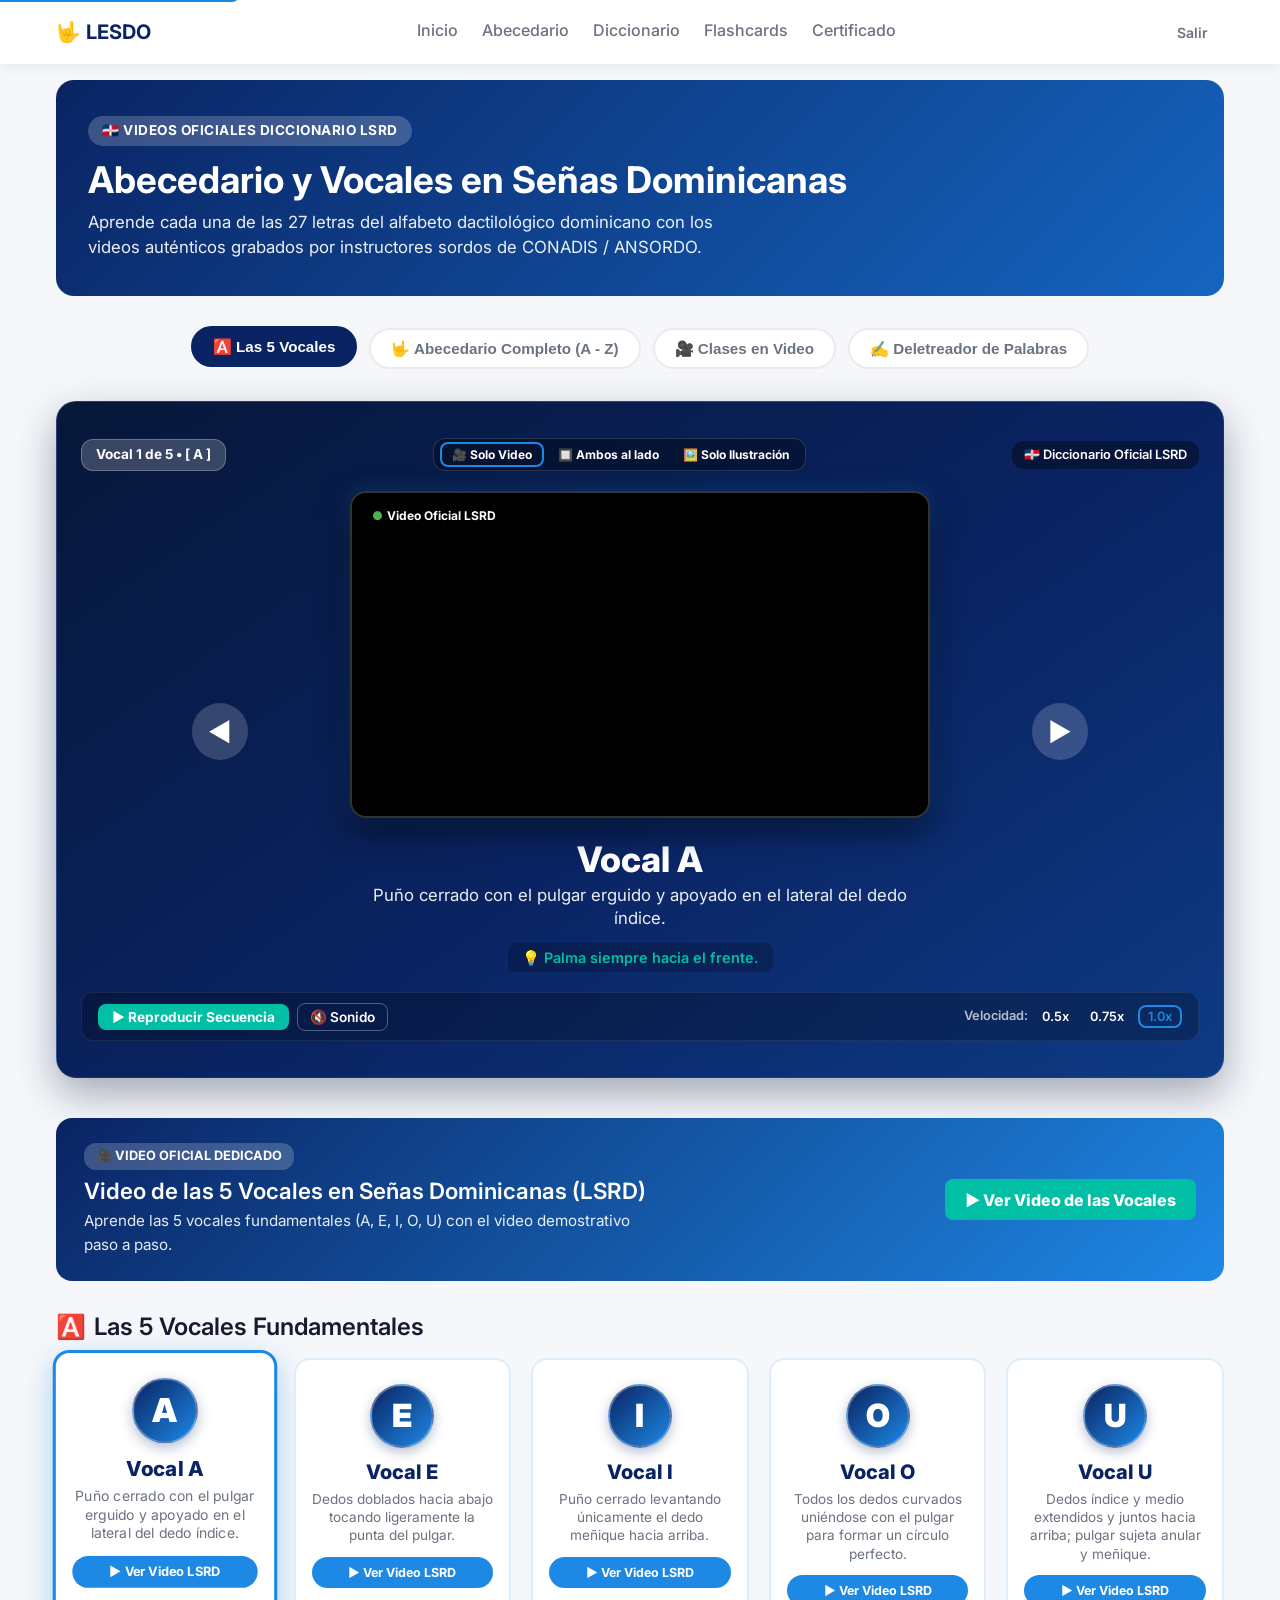
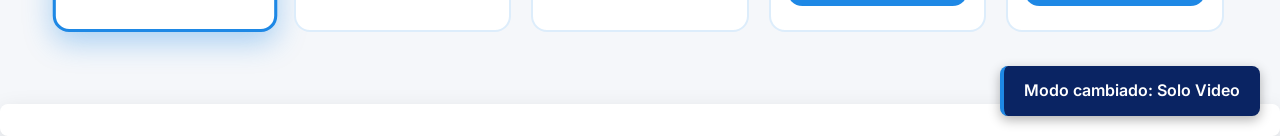
<file: alphabet.html>
<!DOCTYPE html>
<html lang="es">
<head>
  <meta charset="UTF-8">
  <meta name="viewport" content="width=device-width, initial-scale=1.0">
  <title>Abecedario y Vocales LESDO - Lengua de Señas Dominicana</title>
  <link rel="icon" href="data:image/svg+xml,<svg xmlns=%22http://www.w3.org/2000/svg%22 viewBox=%220 0 100 100%22><text y=%22.9em%22 font-size=%2290%22>🤟</text></svg>">
  <link rel="preconnect" href="https://fonts.googleapis.com">
  <link rel="preconnect" href="https://fonts.gstatic.com" crossorigin>
  <link href="https://fonts.googleapis.com/css2?family=Inter:wght@400;500;600;700;800&display=swap" rel="stylesheet">
  <link rel="stylesheet" href="css/styles.css">
  <style>
    .alpha-tabs {
      display: flex;
      gap: 0.75rem;
      margin-bottom: 2rem;
      flex-wrap: wrap;
      justify-content: center;
    }
    /* Modern Cinema Stage & Card styles */
    .cinema-stage {
      background: linear-gradient(145deg, #071739 0%, #0A2463 55%, #0e3b85 100%);
      border-radius: 20px;
      padding: 2.25rem 1.5rem;
      color: white;
      box-shadow: 0 16px 40px rgba(7, 23, 57, 0.35);
      border: 1px solid rgba(255, 255, 255, 0.12);
      position: relative;
      overflow: hidden;
      margin-bottom: 2.5rem;
    }
    .video-frame {
      max-width: 580px;
      width: 100%;
      aspect-ratio: 16/9;
      background: #000;
      border-radius: 16px;
      overflow: hidden;
      box-shadow: 0 12px 32px rgba(0, 0, 0, 0.6), 0 0 20px rgba(30, 136, 229, 0.3);
      border: 2px solid rgba(255, 255, 255, 0.2);
      margin: 0 auto 1.25rem;
      position: relative;
    }
    .video-frame video {
      width: 100%;
      height: 100%;
      object-fit: cover;
      display: block;
    }
    .cinema-controls {
      display: flex;
      justify-content: center;
      align-items: center;
      gap: 0.5rem;
      flex-wrap: wrap;
      margin-top: 1.25rem;
      background: rgba(0, 0, 0, 0.25);
      padding: 0.6rem 1rem;
      border-radius: 12px;
      border: 1px solid rgba(255, 255, 255, 0.08);
    }
    .vowels-grid {
      display: grid;
      grid-template-columns: repeat(auto-fit, minmax(200px, 1fr));
      gap: 1.25rem;
      margin-bottom: 2.5rem;
    }
    .vowel-card {
      background: var(--surface);
      border: 2px solid rgba(30,136,229,0.15);
      border-radius: 16px;
      padding: 1.5rem 1rem;
      text-align: center;
      cursor: pointer;
      transition: all 0.25s ease;
      box-shadow: var(--shadow-sm);
      position: relative;
    }
    .vowel-card:hover {
      transform: translateY(-5px);
      border-color: var(--primary);
      box-shadow: 0 8px 24px rgba(30, 136, 229, 0.2);
    }
    .vowel-card.selected, .letter-card.selected {
      border: 3px solid #1E88E5 !important;
      box-shadow: 0 10px 28px rgba(30, 136, 229, 0.35) !important;
      background: #FFFFFF !important;
      transform: translateY(-4px) scale(1.03) !important;
    }
    .letter-badge-circle {
      width: 64px;
      height: 64px;
      border-radius: 50%;
      background: linear-gradient(135deg, #0A2463, #1E88E5);
      color: white;
      font-size: 2rem;
      font-weight: 900;
      display: flex;
      align-items: center;
      justify-content: center;
      margin: 0 auto 0.75rem;
      box-shadow: 0 4px 12px rgba(10, 36, 99, 0.3);
      border: 2px solid rgba(255, 255, 255, 0.3);
    }
    .alphabet-grid {
      display: grid;
      grid-template-columns: repeat(auto-fill, minmax(135px, 1fr));
      gap: 1rem;
      margin-bottom: 2.5rem;
    }
    .letter-card {
      background: var(--surface);
      border: 1px solid rgba(0,0,0,0.08);
      border-radius: 14px;
      padding: 1.25rem 0.75rem;
      text-align: center;
      cursor: pointer;
      transition: all 0.2s ease;
      box-shadow: var(--shadow-sm);
    }
    .letter-card:hover {
      transform: translateY(-4px);
      border-color: var(--primary);
      box-shadow: 0 6px 18px rgba(10, 36, 99, 0.15);
    }
    .letter-card .mini-badge {
      width: 46px;
      height: 46px;
      border-radius: 12px;
      background: linear-gradient(135deg, #0A2463, #1976D2);
      color: white;
      font-size: 1.4rem;
      font-weight: 900;
      display: flex;
      align-items: center;
      justify-content: center;
      margin: 0 auto 0.5rem;
      box-shadow: 0 2px 8px rgba(10, 36, 99, 0.2);
    }
    .alpha-tab {
      padding: 0.6rem 1.25rem;
      border-radius: var(--radius-pill);
      border: 2px solid rgba(0,0,0,0.08);
      background: var(--surface);
      font-weight: 700;
      font-size: 0.95rem;
      cursor: pointer;
      color: var(--text-secondary);
      transition: all 0.2s;
    }
    .alpha-tab.active, .alpha-tab:hover {
      background: var(--primary);
      color: white;
      border-color: var(--primary);
      transform: translateY(-2px);
      box-shadow: var(--shadow-sm);
    }
    .speller-box {
      background: var(--surface);
      border-radius: 16px;
      padding: 2rem;
      box-shadow: var(--shadow-base);
      margin-top: 1rem;
      border: 1px solid rgba(0,0,0,0.08);
      text-align: center;
    }
    .speller-display {
      display: flex;
      gap: 0.75rem;
      justify-content: center;
      flex-wrap: wrap;
      min-height: 140px;
      align-items: center;
      padding: 1.5rem;
      background: rgba(30,136,229,0.04);
      border-radius: 14px;
      margin-top: 1.5rem;
      border: 2px dashed rgba(30,136,229,0.25);
    }
    .spell-letter-badge {
      text-align: center;
      background: white;
      padding: 0.85rem 1rem;
      border-radius: 12px;
      box-shadow: 0 4px 12px rgba(0,0,0,0.08);
      border: 2px solid #1E88E5;
      cursor: pointer;
      transition: transform 0.2s;
      animation: popIn 0.3s cubic-bezier(0.34, 1.56, 0.64, 1);
    }
    .spell-letter-badge:hover {
      transform: translateY(-3px) scale(1.05);
    }
    @keyframes popIn {
      0% { transform: scale(0.6); opacity: 0; }
      100% { transform: scale(1); opacity: 1; }
    }
  </style>
</head>
<body>
  <div class="skip-link">
    <a href="#main">Saltar al contenido principal</a>
  </div>

  <!-- Navbar -->
  <nav class="navbar">
    <div class="container navbar__container">
      <a href="dashboard.html" class="navbar__logo">🤟 LESDO</a>
      <div class="navbar__nav">
        <a href="dashboard.html" class="navbar__link">Inicio</a>
        <a href="alphabet.html" class="navbar__link navbar__link--active">Abecedario</a>
        <a href="dictionary.html" class="navbar__link">Diccionario</a>
        <a href="flashcards.html" class="navbar__link">Flashcards</a>
        <a href="certificate.html" class="navbar__link">Certificado</a>
      </div>
      <div class="navbar__user">
        <button class="btn btn-ghost btn-sm" id="btnLogout">Salir</button>
      </div>
      <button class="nav-toggle" id="navToggle" aria-label="Menú">
        <span></span><span></span><span></span>
      </button>
    </div>
  </nav>

  <!-- Mobile nav overlay -->
  <div class="nav-mobile" id="navMobile">
    <a href="dashboard.html">Inicio</a>
    <a href="alphabet.html">Abecedario</a>
    <a href="dictionary.html">Diccionario</a>
    <a href="flashcards.html">Flashcards</a>
    <a href="certificate.html">Certificado</a>
    <button id="btnLogoutMobile" class="btn btn-ghost">Cerrar Sesión</button>
  </div>

  <!-- Main Content -->
  <main id="main" class="main-content">
    <div class="container">
      
      <!-- Page Header Banner -->
      <div class="card animate-fade-in" style="background: linear-gradient(135deg, #0A2463 0%, #1565C0 100%); color: white; margin-bottom: 2rem; border: none; padding: 2.25rem 2rem; border-radius: 18px; box-shadow: var(--shadow-md);">
        <div style="display:inline-block; background:rgba(255,255,255,0.2); padding:4px 14px; border-radius:20px; font-size:0.85rem; font-weight:700; margin-bottom:0.75rem; text-transform:uppercase; letter-spacing:0.5px;">
          🇩🇴 Videos Oficiales Diccionario LSRD
        </div>
        <h1 style="color: white; font-size: 2.3rem; margin-bottom: 0.5rem;">Abecedario y Vocales en Señas Dominicanas</h1>
        <p style="color: rgba(255,255,255,0.92); font-size: 1.05rem; max-width: 680px; line-height: 1.5; margin: 0;">
          Aprende cada una de las 27 letras del alfabeto dactilológico dominicano con los videos auténticos grabados por instructores sordos de CONADIS / ANSORDO.
        </p>
      </div>

      <!-- Navigation Segment Tabs -->
      <div class="alpha-tabs animate-slide-up">
        <button class="alpha-tab active" data-tab="vowels">🅰️ Las 5 Vocales</button>
        <button class="alpha-tab" data-tab="full-alphabet">🤟 Abecedario Completo (A - Z)</button>
        <button class="alpha-tab" data-tab="video-masterclass">🎥 Clases en Video</button>
        <button class="alpha-tab" data-tab="speller">✍️ Deletreador de Palabras</button>
      </div>

      <!-- Cinema Theater Stage (Hero Video Player) -->
      <div id="showcaseStage" class="cinema-stage animate-slide-up">
        
        <!-- Top Status Bar & View Mode Toggle -->
        <div style="display:flex; justify-content:space-between; align-items:center; width:100%; margin-bottom:1.25rem; flex-wrap:wrap; gap:0.75rem;">
          <span id="stageCounter" style="font-size:0.85rem; background:rgba(255,255,255,0.2); color:white; padding:4px 14px; border-radius:12px; font-weight:700; border:1px solid rgba(255,255,255,0.25);">
            Vocal 1 de 5 • [ A ]
          </span>

          <!-- View Mode Selector -->
          <div style="display:flex; align-items:center; gap:4px; background:rgba(0,0,0,0.35); padding:3px 6px; border-radius:12px; border:1px solid rgba(255,255,255,0.15);">
            <button class="btn btn-sm btn-secondary view-mode-btn" id="btnModeVideo" onclick="AlphabetApp.setViewMode('video')" style="padding:3px 10px; font-size:0.75rem; font-weight:700; border-radius:8px;">🎥 Solo Video</button>
            <button class="btn btn-sm btn-ghost view-mode-btn" id="btnModeSide" onclick="AlphabetApp.setViewMode('side')" style="color:white; padding:3px 10px; font-size:0.75rem; font-weight:700; border-radius:8px;">🔲 Ambos al lado</button>
            <button class="btn btn-sm btn-ghost view-mode-btn" id="btnModeIllustration" onclick="AlphabetApp.setViewMode('illustration')" style="color:white; padding:3px 10px; font-size:0.75rem; font-weight:700; border-radius:8px;">🖼️ Solo Ilustración</button>
          </div>

          <span style="font-size:0.8rem; background:rgba(0,0,0,0.4); color:white; padding:4px 12px; border-radius:12px; font-weight:600;">
            🇩🇴 Diccionario Oficial LSRD
          </span>
        </div>

        <!-- Cinema Video Container with Navigation Arrows -->
        <div style="display:flex; align-items:center; justify-content:center; gap:0.75rem; width:100%;">
          <button id="btnPrevLetter" class="btn btn-ghost" style="color:white; font-size:1.6rem; padding:0.8rem 1rem; border-radius:50%; background:rgba(255,255,255,0.18); cursor:pointer; flex-shrink:0;" title="Letra Anterior (←)">◀</button>
          
          <div style="flex:1; max-width:760px; text-align:center;">
            
            <!-- Flexible Media Display (Video / Illustration / Side-by-side) -->
            <div id="stageMediaWrapper" style="display:flex; justify-content:center; align-items:center; gap:1.25rem; flex-wrap:wrap; margin-bottom:1.25rem;">
              <!-- SVG Illustration Frame -->
              <div id="stageIllustrationContainer" style="display:none; text-align:center;">
                <img id="detailImg" class="sign-hand-img" src="images/alphabet/A.svg" alt="Seña A" style="width:170px; height:170px; background:rgba(255,255,255,0.95); border-radius:16px; padding:12px; box-shadow:0 8px 24px rgba(0,0,0,0.3); border:2px solid rgba(255,255,255,0.3);">
                <div style="font-size:0.75rem; color:rgba(255,255,255,0.85); font-weight:700; margin-top:4px;">Ilustración de Apoyo</div>
              </div>

              <!-- Main Video Frame -->
              <div id="stageVideoFrame" class="video-frame" style="margin:0 auto;">
                <video id="stageLetterVideo" src="https://diccionariolsrd.cc/wp-content/uploads/2024/06/1.-A-Sena-1.mp4" autoplay loop muted playsinline></video>
                <div id="videoBadgeLive" style="position:absolute; top:10px; left:10px; background:rgba(0,0,0,0.75); color:white; padding:3px 10px; border-radius:6px; font-size:0.75rem; font-weight:700; display:flex; align-items:center; gap:4px;">
                  <span style="color:#4CAF50;">●</span> Video Oficial LSRD
                </div>
              </div>
            </div>

            <!-- Letter Title & Description -->
            <h2 id="detailTitle" style="font-size:2.2rem; color:#fff; margin-bottom:0.25rem; font-weight:800;">Vocal A</h2>
            <p id="detailHand" style="font-size:1.05rem; color:rgba(255,255,255,0.92); max-width:540px; margin:0 auto 0.75rem; line-height:1.4;">
              Puño cerrado con el pulgar erguido y apoyado en el lateral del dedo índice.
            </p>
            <div id="detailTip" style="font-size:0.9rem; color:var(--accent); font-weight:600; background:rgba(0,0,0,0.2); display:inline-block; padding:3px 14px; border-radius:8px;">
              💡 Palma siempre hacia el frente.
            </div>
          </div>

          <button id="btnNextLetter" class="btn btn-ghost" style="color:white; font-size:1.6rem; padding:0.8rem 1rem; border-radius:50%; background:rgba(255,255,255,0.18); cursor:pointer; flex-shrink:0;" title="Siguiente Letra (→)">▶</button>
        </div>

        <!-- Cinema Bottom Controls -->
        <div class="cinema-controls">
          <button id="btnAutoplayAlphabet" class="btn btn-sm btn-accent" style="padding:5px 14px; font-size:0.85rem; font-weight:700;">
            ▶ Reproducir Secuencia
          </button>
          <button id="btnToggleVideoSound" class="btn btn-sm btn-ghost" onclick="AlphabetApp.toggleVideoMute()" style="color:white; border:1px solid rgba(255,255,255,0.3); padding:5px 12px; font-size:0.85rem; font-weight:600;">
            🔇 Sonido
          </button>
          <div style="display:flex; align-items:center; gap:0.35rem; margin-left:auto;">
            <span style="font-size:0.8rem; color:rgba(255,255,255,0.7); font-weight:600;">Velocidad:</span>
            <button class="btn btn-ghost btn-sm" style="color:white; padding:2px 8px; font-size:0.8rem;" onclick="AlphabetApp.setSpeed(0.5)">0.5x</button>
            <button class="btn btn-ghost btn-sm" style="color:white; padding:2px 8px; font-size:0.8rem;" onclick="AlphabetApp.setSpeed(0.75)">0.75x</button>
            <button class="btn btn-secondary btn-sm" style="padding:2px 8px; font-size:0.8rem;" onclick="AlphabetApp.setSpeed(1.0)">1.0x</button>
          </div>
        </div>

      </div>

      <!-- SECTION 1: VOWELS -->
      <section id="sectionVowels" class="tab-section animate-fade-in">
        <!-- Vowels Video Quick Access Banner -->
        <div class="card" style="background: linear-gradient(135deg, #0A2463 0%, #1E88E5 100%); color: white; border: none; padding: 1.5rem 1.75rem; margin-bottom: 2rem; display: flex; align-items: center; justify-content: space-between; flex-wrap: wrap; gap: 1.25rem; border-radius: var(--radius-card); box-shadow: var(--shadow-md);">
          <div>
            <div style="font-size: 0.8rem; font-weight: 700; background: rgba(255,255,255,0.2); padding: 3px 12px; border-radius: 12px; display: inline-block; margin-bottom: 0.5rem; text-transform: uppercase;">
              🎥 Video Oficial Dedicado
            </div>
            <h3 style="color: white; margin-bottom: 0.25rem; font-size: 1.4rem;">Video de las 5 Vocales en Señas Dominicanas (LSRD)</h3>
            <p style="color: rgba(255,255,255,0.9); font-size: 0.95rem; margin: 0; max-width: 580px;">
              Aprende las 5 vocales fundamentales (A, E, I, O, U) con el video demostrativo paso a paso.
            </p>
          </div>
          <button class="btn btn-accent" onclick="AlphabetApp.openVideoTab('vowels')" style="font-weight: 800; font-size: 1rem; padding: 0.65rem 1.25rem;">
            ▶ Ver Video de las Vocales
          </button>
        </div>

        <h2 style="margin-bottom: 1rem; color: var(--text-primary); display:flex; align-items:center; gap:0.5rem;">
          <span>🅰️</span> Las 5 Vocales Fundamentales
        </h2>
        <div class="vowels-grid" id="vowelsGrid">
          <!-- Vowels populated dynamically -->
        </div>
      </section>

      <!-- SECTION 2: FULL ALPHABET -->
      <section id="sectionFullAlphabet" class="tab-section animate-fade-in" style="display:none;">
        <h2 style="margin-bottom: 1rem; color: var(--text-primary); display:flex; align-items:center; gap:0.5rem;">
          <span>🤟</span> Abecedario Completo (27 Letras)
        </h2>
        <div class="alphabet-grid" id="alphabetGrid">
          <!-- All 27 letters populated dynamically -->
        </div>
      </section>

      <!-- SECTION 3: VIDEO MASTERCLASS -->
      <section id="sectionVideoMasterclass" class="tab-section animate-fade-in" style="display:none;">
        <div class="card" style="padding: 2rem; max-width: 860px; margin: 0 auto; box-shadow: var(--shadow-md);">
          
          <div style="text-align:center; margin-bottom: 1.5rem;">
            <div style="display:inline-block; background:rgba(30,136,229,0.1); color:var(--primary); padding:4px 14px; border-radius:20px; font-size:0.85rem; font-weight:700; margin-bottom:0.5rem; text-transform:uppercase;">
              🎥 Material Audiovisual Oficial de la República Dominicana
            </div>
            <h2 style="color: var(--primary); margin-bottom: 0.5rem; font-size: 1.8rem;">Videos Oficiales: Vocales y Abecedario</h2>
            <p class="text-secondary" style="max-width: 650px; margin: 0 auto;">
              Selecciona el video que deseas ver para dominar la dactilología dominicana en alta definición.
            </p>
          </div>

          <!-- Sub-video Selector Buttons -->
          <div style="display:flex; justify-content:center; gap:0.5rem; flex-wrap:wrap; margin-bottom:1.5rem;">
            <button class="btn btn-primary btn-sm" id="btnVidVowels" onclick="AlphabetApp.switchVideo('vowels')">
              🅰️ 1. Las 5 Vocales (Video Dedicado)
            </button>
            <button class="btn btn-secondary btn-sm" id="btnVidAlphabet" onclick="AlphabetApp.switchVideo('alphabet')">
              🤟 2. Abecedario Completo (LSRD)
            </button>
            <button class="btn btn-secondary btn-sm" id="btnVidConadis" onclick="AlphabetApp.switchVideo('conadis')">
              🇩🇴 3. Oficial CONADIS / ANSORDO
            </button>
            <button class="btn btn-secondary btn-sm" id="btnVidKids" onclick="AlphabetApp.switchVideo('alphabet_kids')">
              📚 4. Abecedario Didáctico
            </button>
          </div>

          <!-- Video Player Container -->
          <div id="videoPlayerWrapper" style="background: #000; border-radius: 12px; overflow: hidden; box-shadow: var(--shadow-base); margin-bottom: 1.5rem; position:relative; min-height:400px;">
            <iframe id="youtubePlayer" src="https://www.youtube-nocookie.com/embed/iE-HSbr02jc?autoplay=0&rel=0" frameborder="0" allow="accelerometer; autoplay; clipboard-write; encrypted-media; gyroscope; picture-in-picture" allowfullscreen style="width:100%; height:460px; border:none; display:block;"></iframe>
            <div id="videoTitleBadge" style="position:absolute; top:12px; left:12px; background:rgba(0,0,0,0.8); color:white; padding:4px 12px; border-radius:8px; font-size:0.85rem; font-weight:700; pointer-events:none;">
              🅰️ Las 5 Vocales | Lengua de Señas Dominicana (LSRD)
            </div>
          </div>

        </div>
      </section>

      <!-- SECTION 4: SPELLER TRANSLATOR -->
      <section id="sectionSpeller" class="tab-section animate-fade-in" style="display:none;">
        <div class="speller-box">
          <h2 style="color: var(--primary); margin-bottom: 0.5rem;">✍️ Deletreador de Palabras en Señas</h2>
          <p class="text-secondary" style="margin-bottom: 1.5rem;">
            Escribe tu nombre o cualquier palabra para ver cómo se deletrea letra por letra en señas dominicanas:
          </p>

          <div style="display:flex; max-width:500px; margin:0 auto; gap:0.5rem;">
            <input type="text" id="spellerInput" placeholder="Ej: CARLOS, DOMINICANA, AMOR" style="flex:1; padding:0.85rem 1rem; border-radius:var(--radius-btn); border:2px solid #1E88E5; font-size:1.15rem; font-weight:700; text-transform:uppercase; background:#FFFFFF !important; color:#0A192F !important; caret-color:#1E88E5;">
            <button id="btnSpellWord" class="btn btn-primary" style="font-weight:700;">Deletrear ▶</button>
          </div>

          <div class="speller-display" id="spellerDisplay">
            <span class="text-secondary">Escribe una palabra arriba para ver el deletreo dactilológico.</span>
          </div>
        </div>
      </section>

    </div>
  </main>

  <div class="toast" id="toastContainer"></div>

  <script src="js/auth.js"></script>
  <script src="js/alphabet.js"></script>
</body>
</html>
</file>
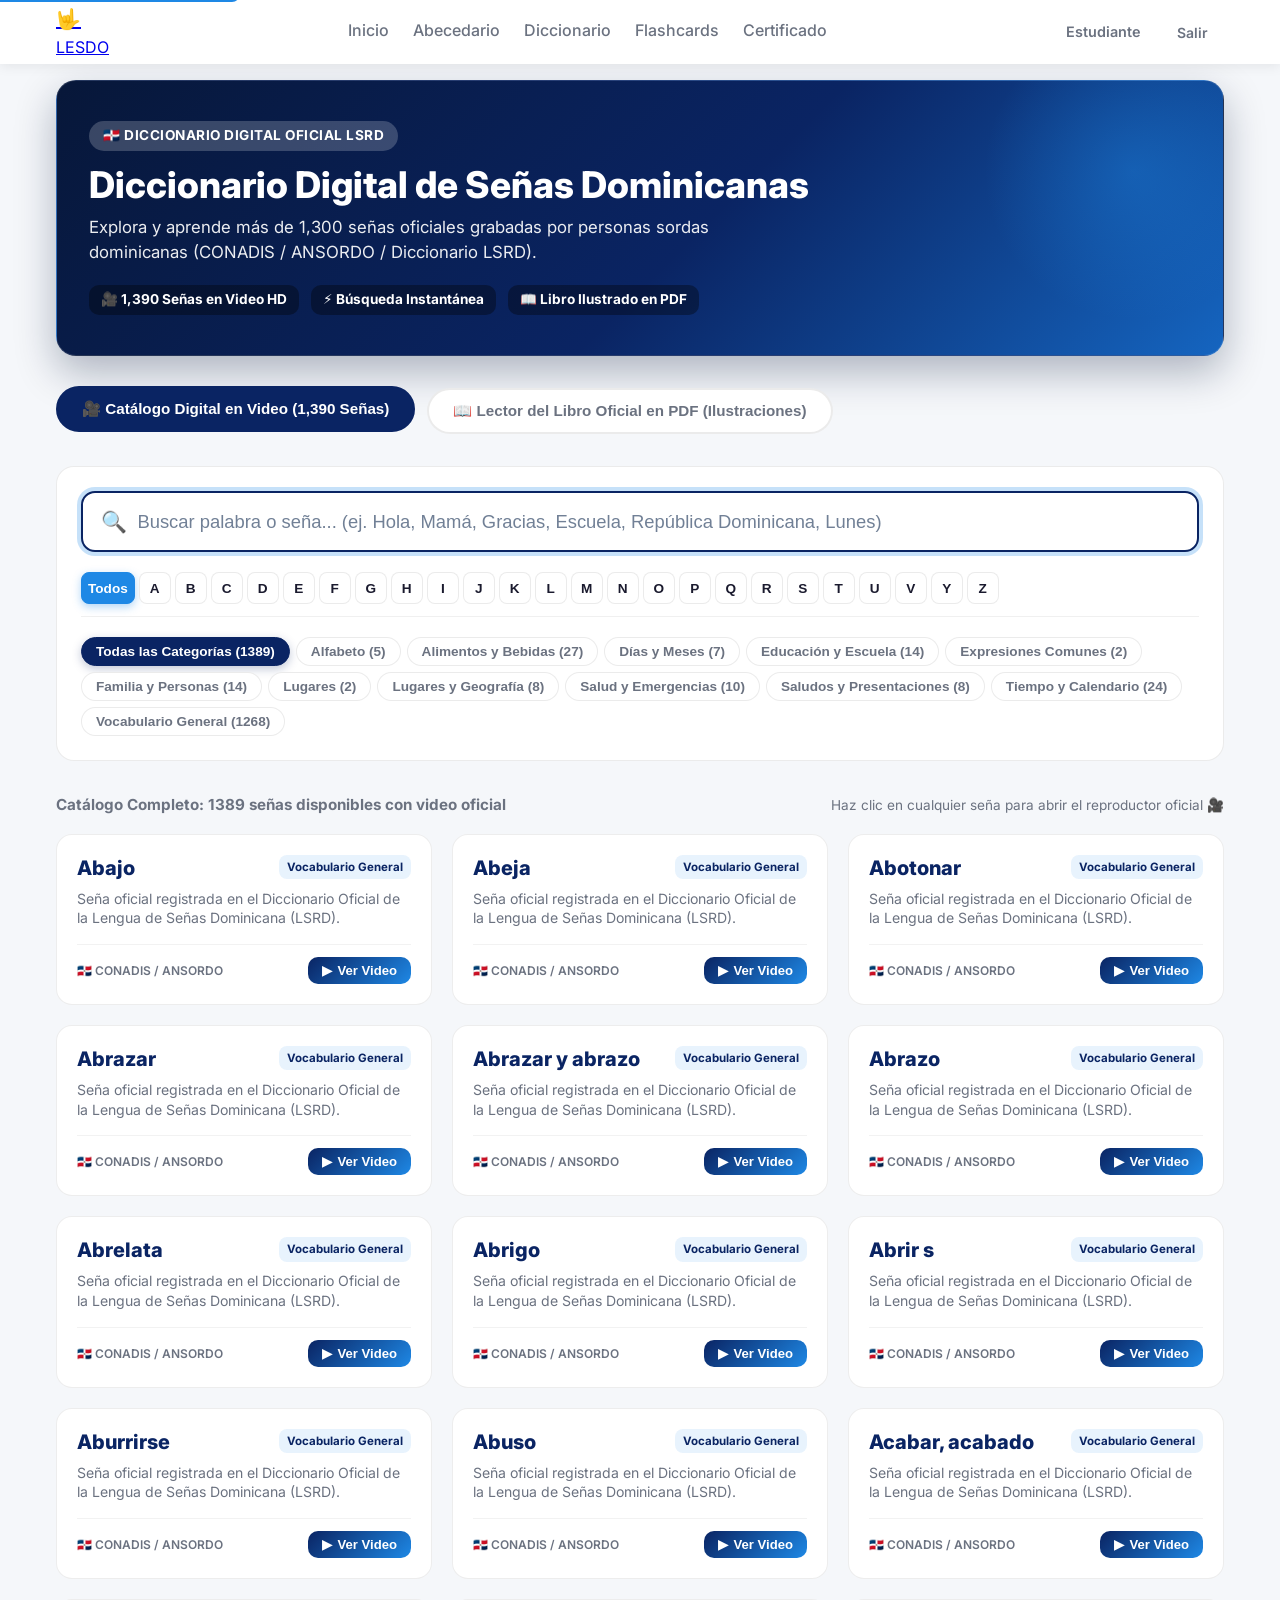
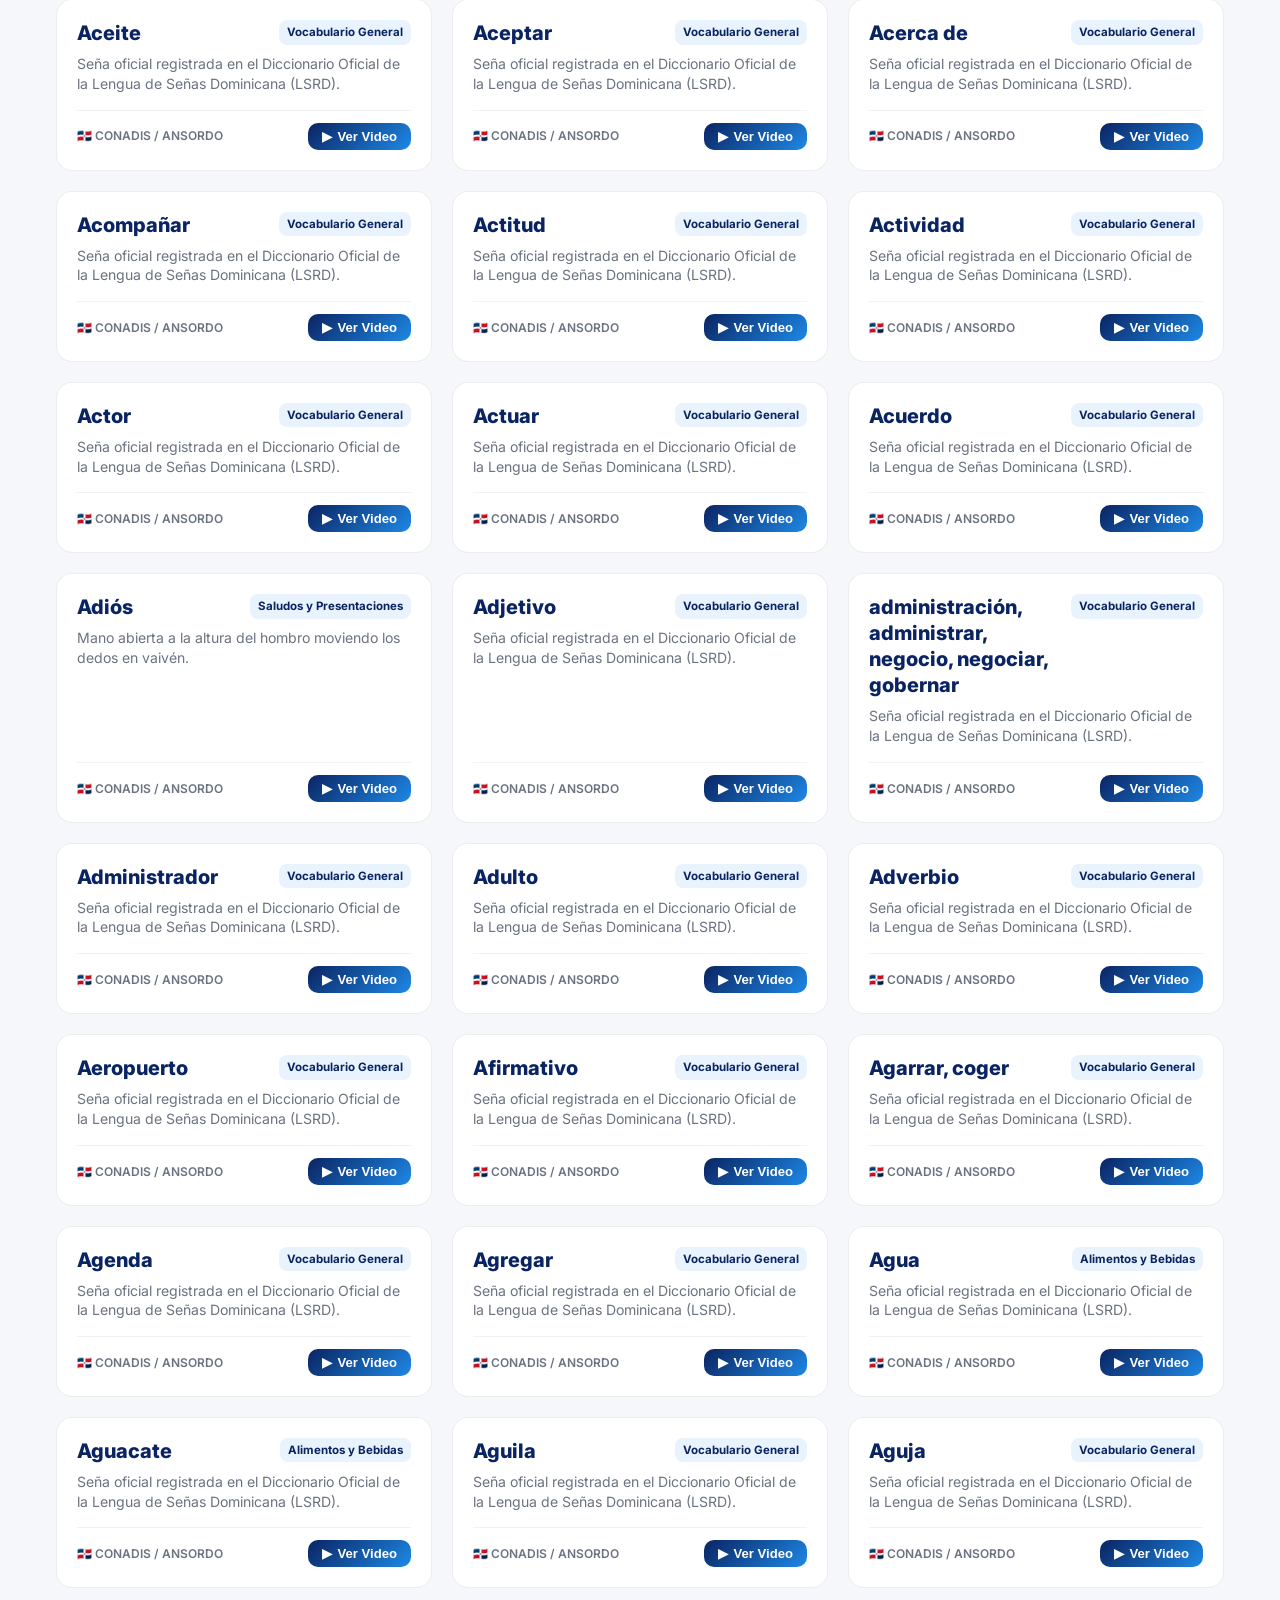
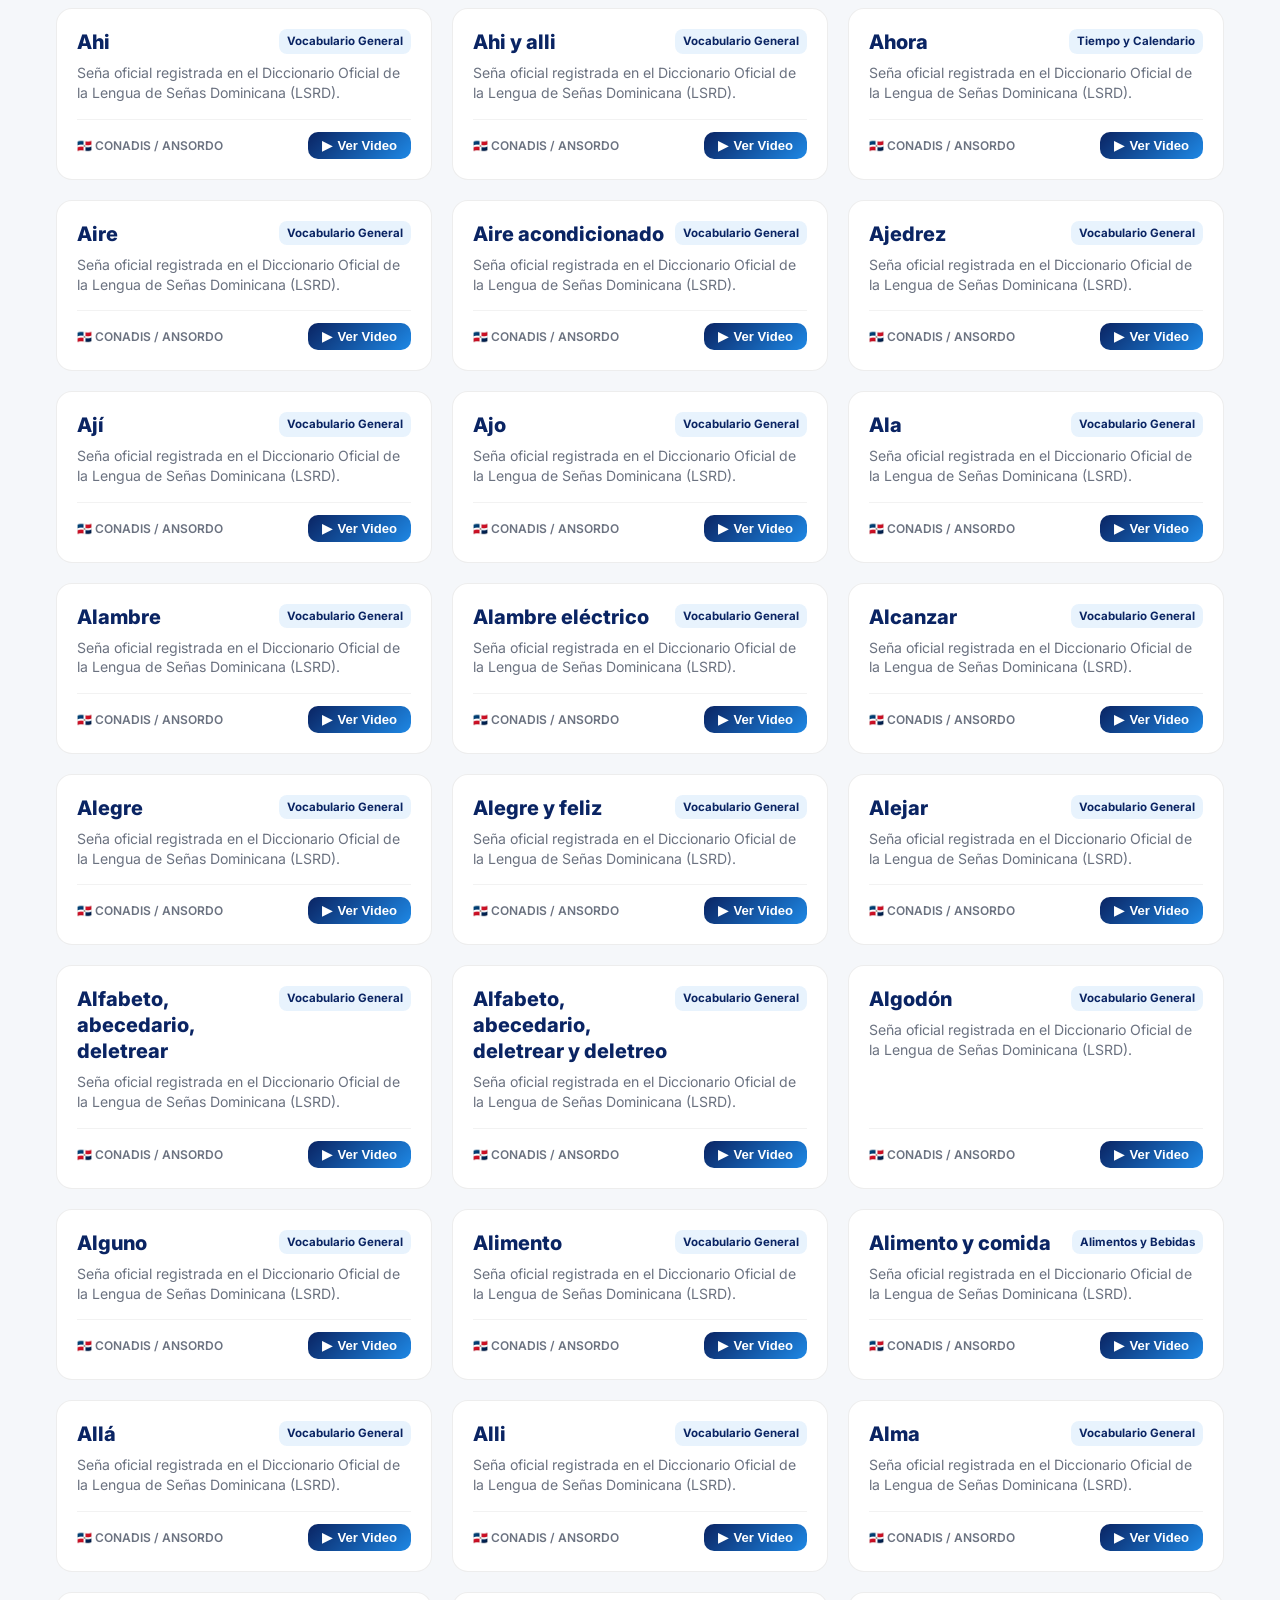
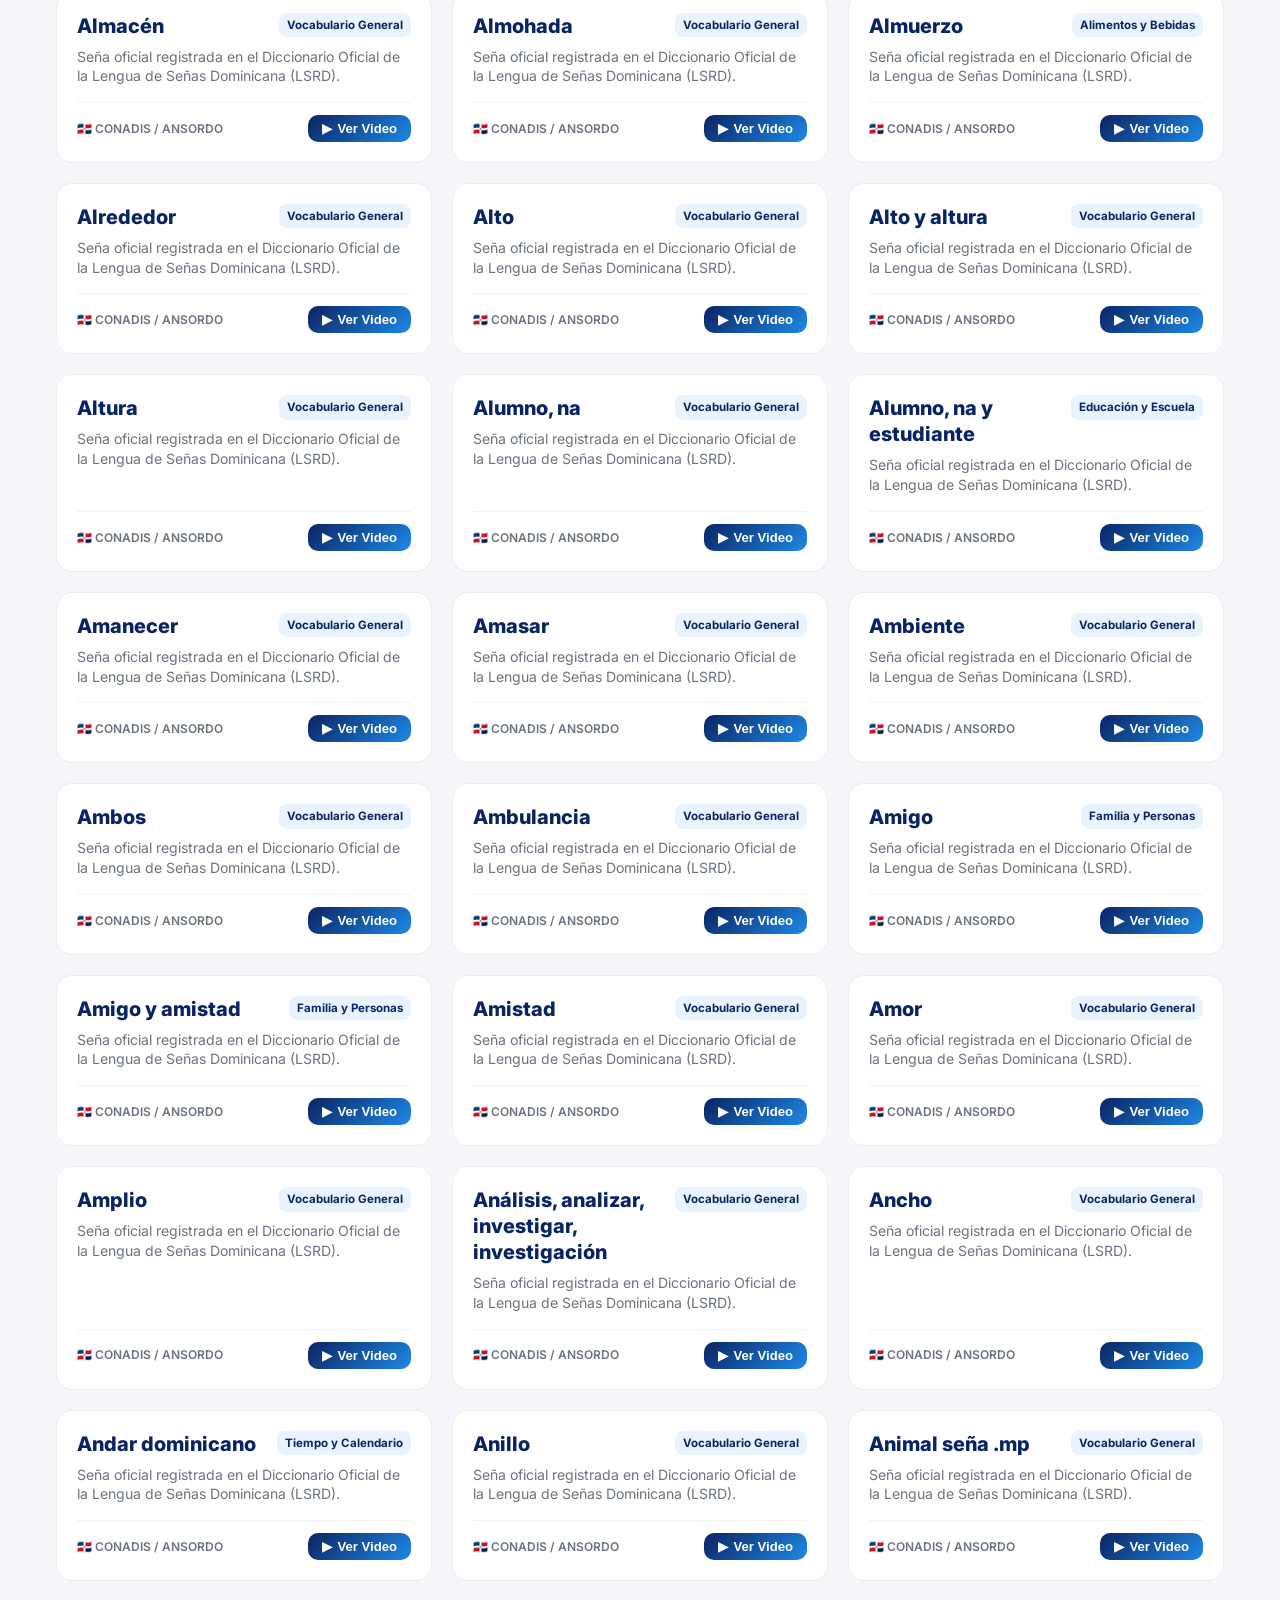
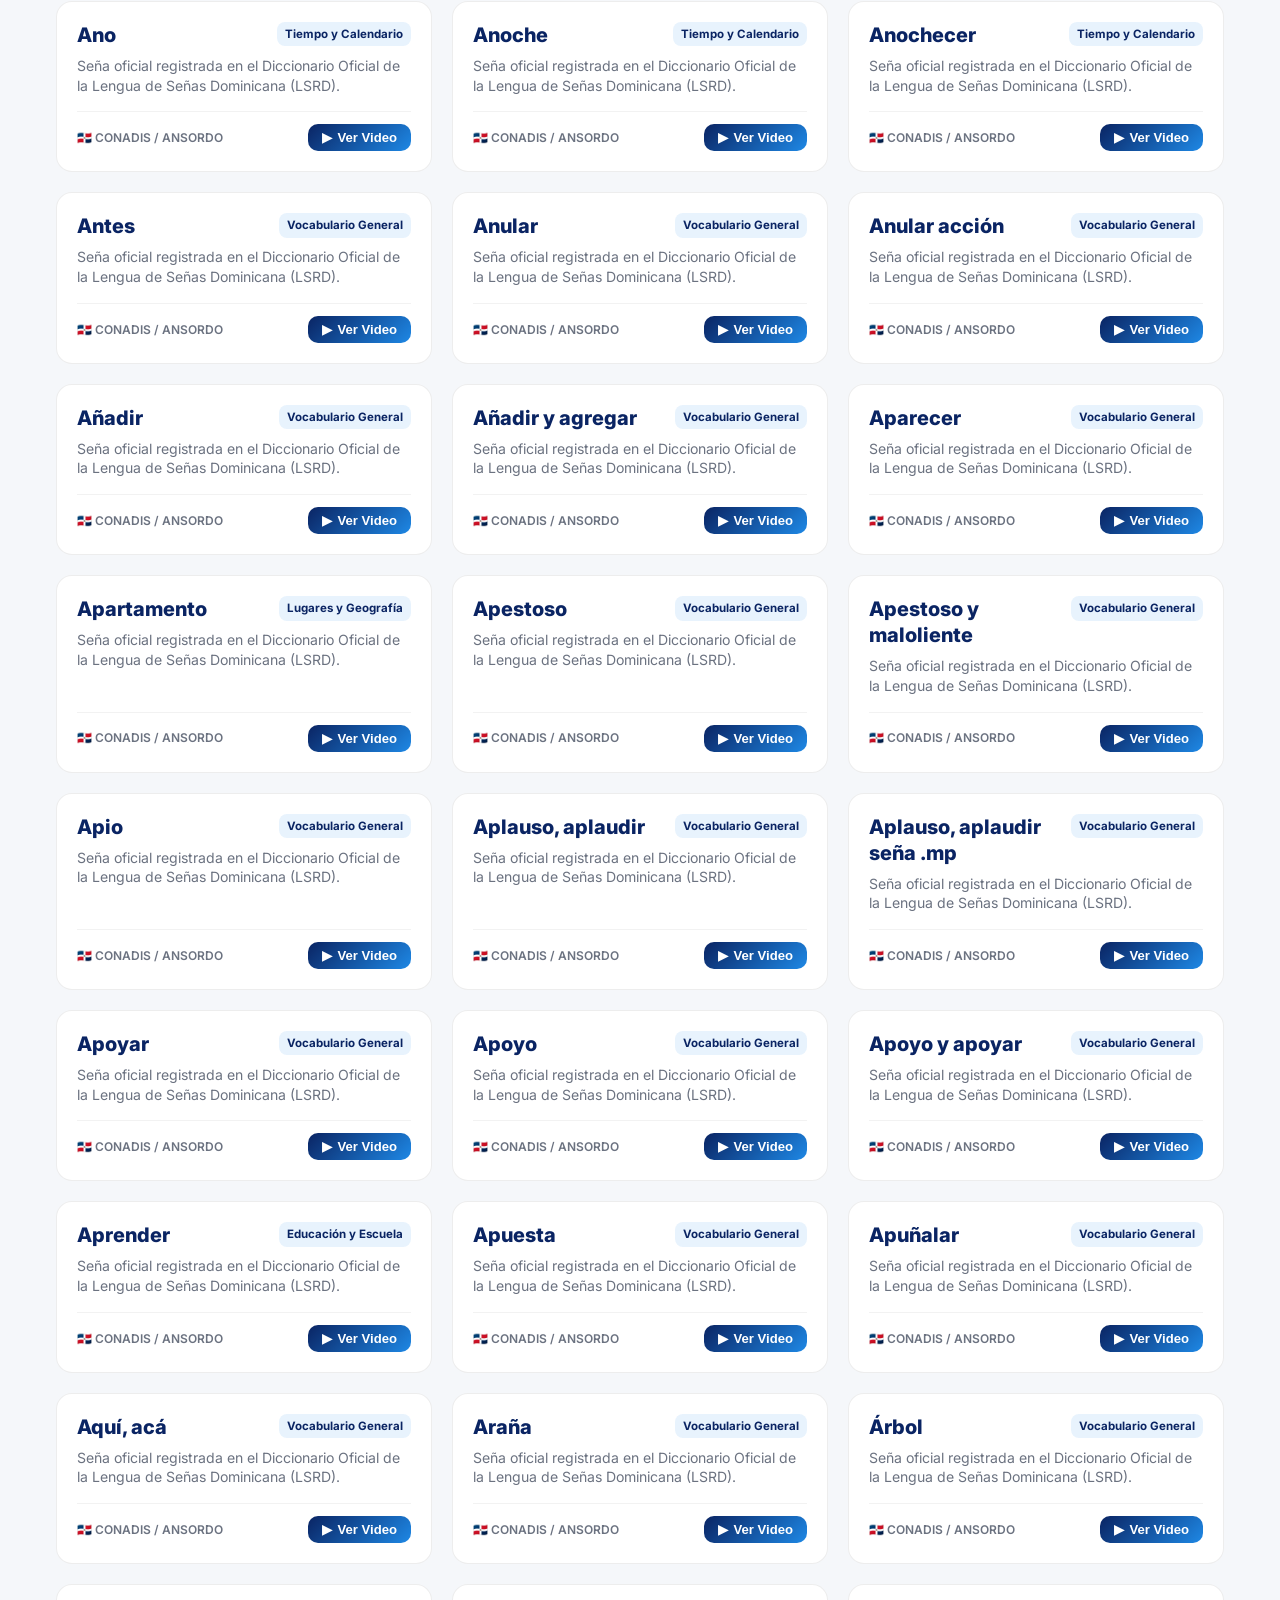
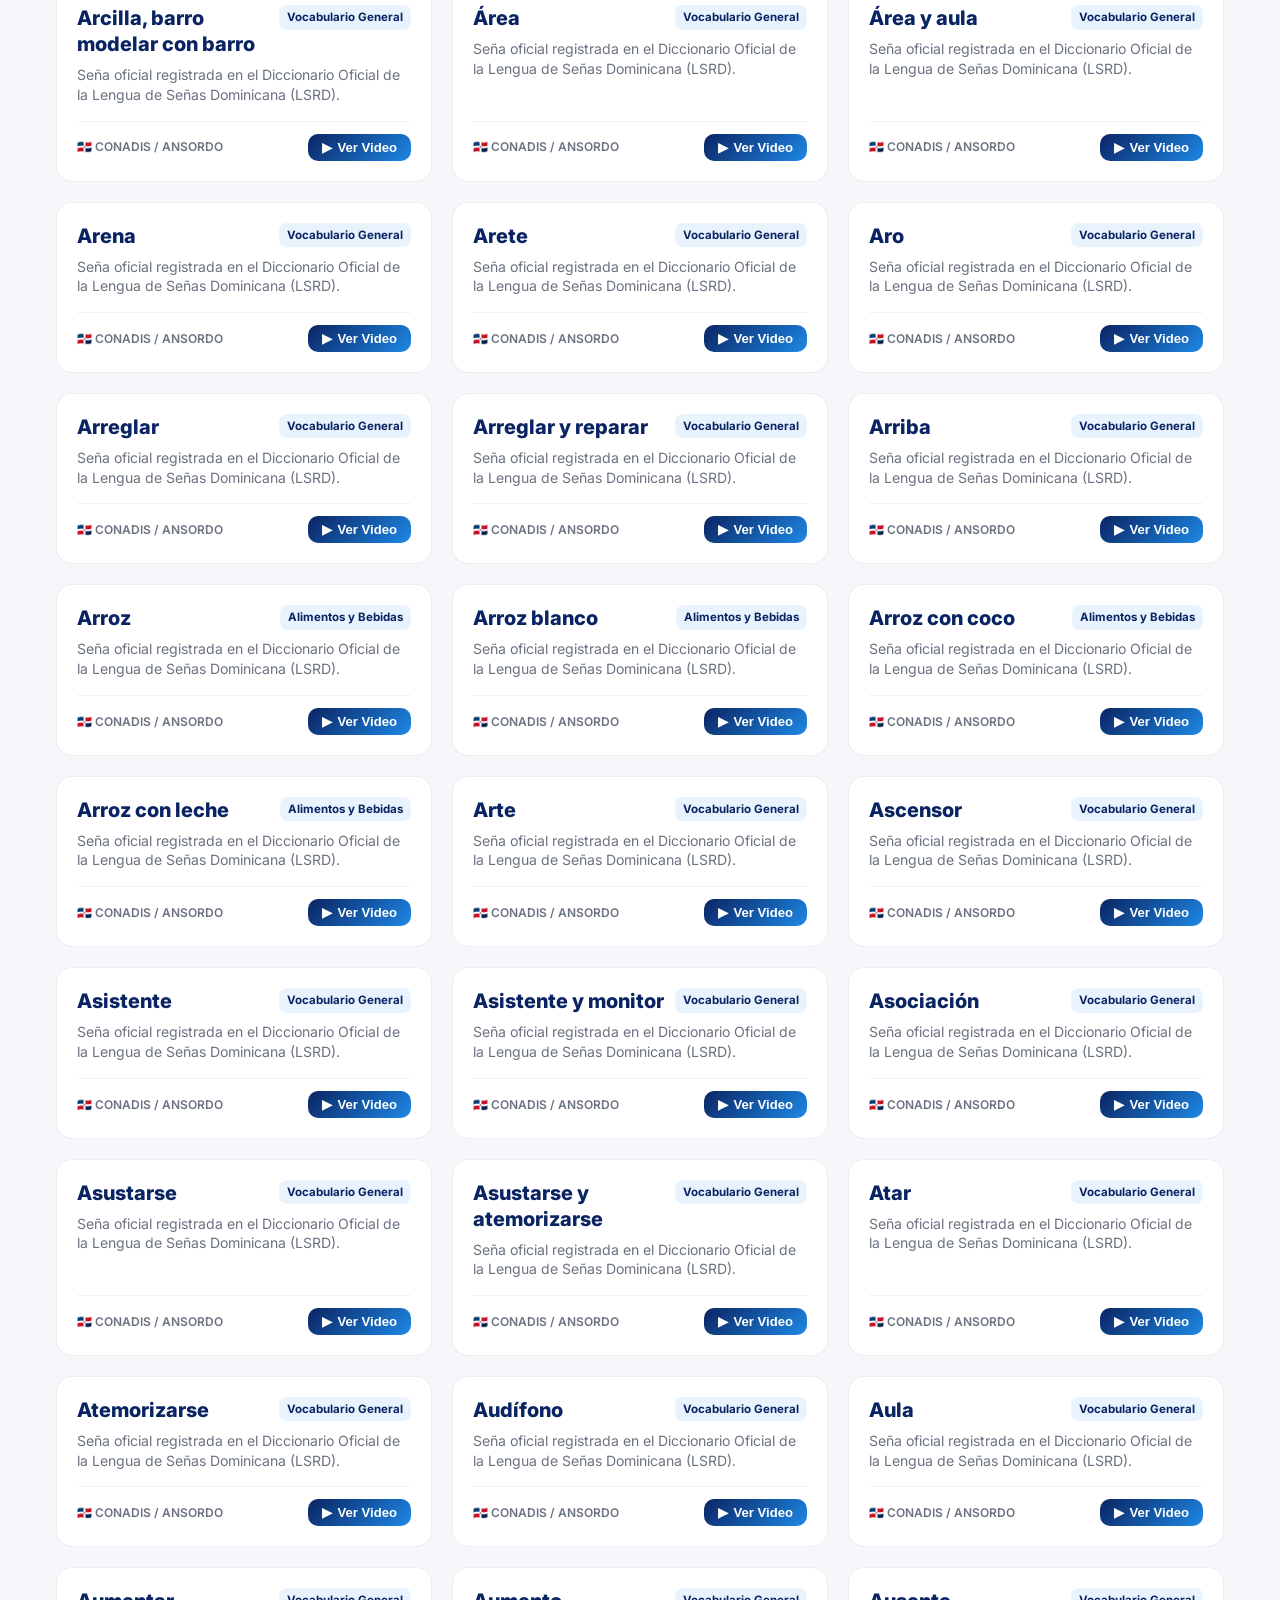
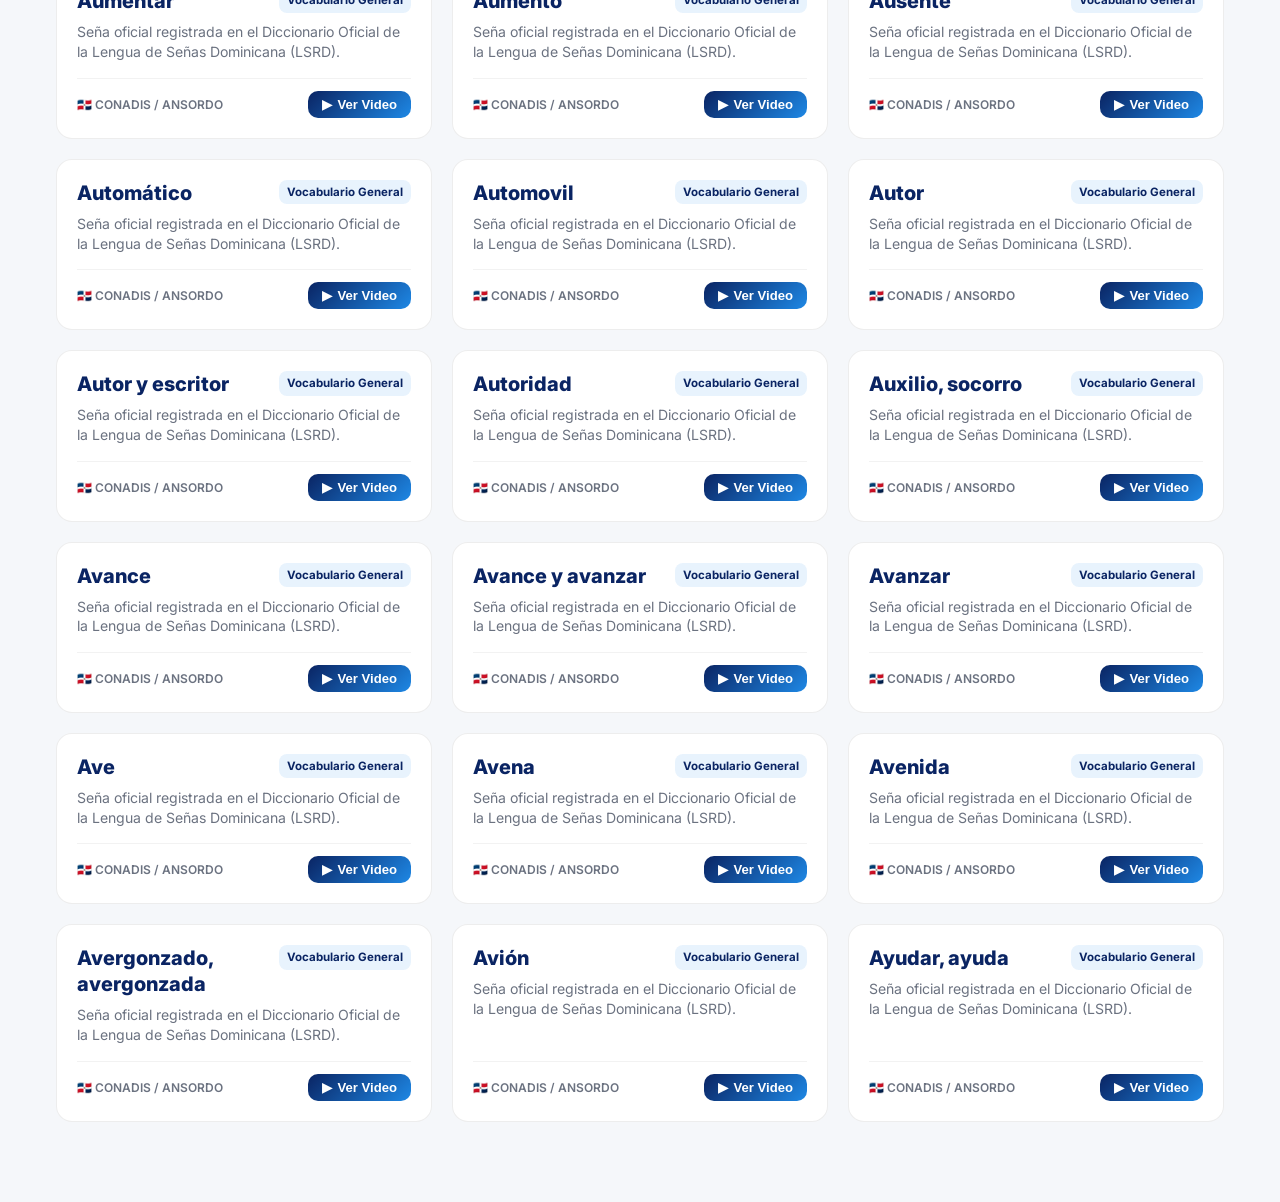
<file: dictionary.html>
<!DOCTYPE html>
<html lang="es">
<head>
  <meta charset="UTF-8">
  <meta name="viewport" content="width=device-width, initial-scale=1.0">
  <title>Diccionario Digital LSRD - LESDO</title>
  <link rel="icon" href="data:image/svg+xml,<svg xmlns=%22http://www.w3.org/2000/svg%22 viewBox=%220 0 100 100%22><text y=%22.9em%22 font-size=%2290%22>🤟</text></svg>">
  <link rel="preconnect" href="https://fonts.googleapis.com">
  <link href="https://fonts.googleapis.com/css2?family=Inter:wght@400;500;600;700;800;900&display=swap" rel="stylesheet">
  <link rel="stylesheet" href="css/styles.css">
  <style>
    /* Dictionary Styles */
    .dict-hero {
      background: linear-gradient(135deg, #071739 0%, #0A2463 55%, #1565C0 100%);
      color: white;
      border-radius: 20px;
      padding: 2.5rem 2rem;
      margin-bottom: 2rem;
      box-shadow: 0 16px 40px rgba(7, 23, 57, 0.3);
      border: 1px solid rgba(255, 255, 255, 0.12);
      position: relative;
      overflow: hidden;
    }
    .dict-hero::before {
      content: '';
      position: absolute;
      top: -60px;
      right: -60px;
      width: 300px;
      height: 300px;
      background: radial-gradient(circle, rgba(30, 136, 229, 0.35) 0%, transparent 70%);
      pointer-events: none;
    }
    .search-panel {
      background: var(--surface);
      border-radius: 18px;
      padding: 1.5rem;
      box-shadow: var(--shadow-md);
      margin-bottom: 2rem;
      border: 1px solid rgba(0, 0, 0, 0.08);
    }
    .search-input-wrap {
      position: relative;
      display: flex;
      align-items: center;
      margin-bottom: 1.25rem;
    }
    .search-input-wrap .search-icon {
      position: absolute;
      left: 1.25rem;
      font-size: 1.3rem;
      color: var(--text-secondary);
      pointer-events: none;
    }
    .dict-search-input {
      width: 100%;
      padding: 1.1rem 3.5rem 1.1rem 3.4rem;
      font-size: 1.15rem;
      font-weight: 700;
      border-radius: 14px;
      border: 2px solid #1E88E5;
      background: #FFFFFF !important;
      color: #0A192F !important;
      caret-color: #1E88E5;
      box-shadow: 0 4px 14px rgba(0, 0, 0, 0.06);
      transition: all 0.2s;
    }
    .dict-search-input::placeholder {
      color: #718096 !important;
      font-weight: 500;
      opacity: 1;
    }
    .dict-search-input:focus {
      outline: none;
      border-color: #0A2463;
      box-shadow: 0 0 0 4px rgba(30, 136, 229, 0.25);
      background: #FFFFFF !important;
      color: #000000 !important;
    }
    .search-clear-btn {
      position: absolute;
      right: 1.25rem;
      background: none;
      border: none;
      font-size: 1.3rem;
      color: var(--text-secondary);
      cursor: pointer;
      display: none;
      padding: 4px;
      border-radius: 50%;
    }
    .search-clear-btn:hover {
      color: var(--danger);
    }
    /* Alphabet A-Z Index Bar */
    .az-index-bar {
      display: flex;
      flex-wrap: wrap;
      gap: 4px;
      align-items: center;
      margin-bottom: 1.25rem;
      padding-bottom: 0.75rem;
      border-bottom: 1px solid rgba(0, 0, 0, 0.06);
    }
    .az-btn {
      min-width: 32px;
      height: 32px;
      padding: 0 6px;
      border-radius: 8px;
      border: 1px solid rgba(0, 0, 0, 0.08);
      background: var(--surface);
      font-size: 0.85rem;
      font-weight: 700;
      color: var(--text-primary);
      cursor: pointer;
      transition: all 0.15s;
      display: flex;
      align-items: center;
      justify-content: center;
    }
    .az-btn:hover {
      background: rgba(30, 136, 229, 0.12);
      border-color: #1E88E5;
      color: #1E88E5;
      transform: translateY(-2px);
    }
    .az-btn.active {
      background: #1E88E5;
      color: white;
      border-color: #1E88E5;
      box-shadow: 0 3px 8px rgba(30, 136, 229, 0.35);
    }
    /* Category Filter Chips */
    .cat-chips-bar {
      display: flex;
      flex-wrap: wrap;
      gap: 6px;
      align-items: center;
    }
    .cat-chip {
      padding: 6px 14px;
      border-radius: 20px;
      border: 1px solid rgba(0, 0, 0, 0.08);
      background: var(--surface);
      font-size: 0.85rem;
      font-weight: 600;
      color: var(--text-secondary);
      cursor: pointer;
      transition: all 0.15s;
      display: inline-flex;
      align-items: center;
      gap: 6px;
    }
    .cat-chip:hover {
      border-color: #1E88E5;
      color: #1E88E5;
      background: rgba(30, 136, 229, 0.06);
    }
    .cat-chip.active {
      background: #0A2463;
      color: white;
      border-color: #0A2463;
      box-shadow: 0 3px 10px rgba(10, 36, 99, 0.25);
    }
    /* Results Grid */
    .results-grid {
      display: grid;
      grid-template-columns: repeat(auto-fill, minmax(280px, 1fr));
      gap: 1.25rem;
      margin-bottom: 3rem;
    }
    .dict-card {
      background: var(--surface);
      border-radius: 16px;
      padding: 1.25rem;
      border: 1px solid rgba(0, 0, 0, 0.07);
      box-shadow: var(--shadow-sm);
      transition: all 0.25s cubic-bezier(0.34, 1.56, 0.64, 1);
      display: flex;
      flex-direction: column;
      justify-content: space-between;
      position: relative;
      cursor: pointer;
    }
    .dict-card:hover {
      transform: translateY(-5px);
      box-shadow: 0 10px 24px rgba(10, 36, 99, 0.12);
      border-color: rgba(30, 136, 229, 0.4);
    }
    .dict-card__header {
      display: flex;
      justify-content: space-between;
      align-items: flex-start;
      margin-bottom: 0.5rem;
      gap: 0.5rem;
    }
    .dict-card__title {
      font-size: 1.25rem;
      font-weight: 800;
      color: var(--primary);
      margin: 0;
      line-height: 1.3;
    }
    .dict-card__badge {
      font-size: 0.72rem;
      font-weight: 700;
      padding: 3px 8px;
      border-radius: 8px;
      background: rgba(30, 136, 229, 0.1);
      color: var(--primary);
      white-space: nowrap;
    }
    .dict-card__desc {
      font-size: 0.88rem;
      color: var(--text-secondary);
      line-height: 1.4;
      margin-bottom: 1rem;
      flex: 1;
    }
    .dict-card__footer {
      display: flex;
      align-items: center;
      justify-content: space-between;
      border-top: 1px solid rgba(0, 0, 0, 0.05);
      padding-top: 0.75rem;
      margin-top: auto;
    }
    .dict-card__btn {
      font-size: 0.82rem;
      font-weight: 700;
      padding: 6px 14px;
      border-radius: 10px;
      background: linear-gradient(135deg, #0A2463, #1E88E5);
      color: white;
      border: none;
      cursor: pointer;
      display: inline-flex;
      align-items: center;
      gap: 5px;
      transition: all 0.2s;
    }
    .dict-card__btn:hover {
      box-shadow: 0 4px 12px rgba(30, 136, 229, 0.4);
      transform: translateY(-1px);
    }
    /* Video Modal */
    .video-modal {
      display: none;
      position: fixed;
      inset: 0;
      background: rgba(5, 15, 36, 0.85);
      backdrop-filter: blur(8px);
      z-index: 9999;
      align-items: center;
      justify-content: center;
      padding: 1rem;
    }
    .video-modal.active {
      display: flex;
    }
    .video-modal-dialog {
      background: #0A192F;
      color: white;
      border-radius: 20px;
      max-width: 680px;
      width: 100%;
      box-shadow: 0 20px 50px rgba(0, 0, 0, 0.7), 0 0 30px rgba(30, 136, 229, 0.3);
      border: 1px solid rgba(255, 255, 255, 0.15);
      overflow: hidden;
      position: relative;
      animation: modalPop 0.3s cubic-bezier(0.34, 1.56, 0.64, 1);
    }
    @keyframes modalPop {
      0% { transform: scale(0.9); opacity: 0; }
      100% { transform: scale(1); opacity: 1; }
    }
    .video-modal__header {
      padding: 1.25rem 1.5rem;
      display: flex;
      justify-content: space-between;
      align-items: center;
      border-bottom: 1px solid rgba(255, 255, 255, 0.1);
    }
    .video-modal__body {
      padding: 1.5rem;
    }
    .modal-video-wrap {
      width: 100%;
      aspect-ratio: 16/9;
      background: #000;
      border-radius: 14px;
      overflow: hidden;
      box-shadow: 0 8px 24px rgba(0, 0, 0, 0.5);
      margin-bottom: 1.25rem;
    }
    .modal-video-wrap video {
      width: 100%;
      height: 100%;
      object-fit: cover;
      display: block;
    }
    .modal-controls {
      display: flex;
      justify-content: space-between;
      align-items: center;
      flex-wrap: wrap;
      gap: 0.5rem;
      background: rgba(255, 255, 255, 0.05);
      padding: 0.75rem 1rem;
      border-radius: 12px;
      margin-bottom: 1rem;
    }
    .close-modal-btn {
      background: rgba(255, 255, 255, 0.15);
      border: none;
      color: white;
      font-size: 1.5rem;
      line-height: 1;
      width: 36px;
      height: 36px;
      border-radius: 50%;
      cursor: pointer;
      display: flex;
      align-items: center;
      justify-content: center;
      transition: all 0.2s;
    }
    .close-modal-btn:hover {
      background: rgba(255, 255, 255, 0.3);
      transform: rotate(90deg);
    }
    /* Dictionary Segment Tabs */
    .dict-tabs {
      display: flex;
      gap: 0.75rem;
      margin-bottom: 2rem;
      flex-wrap: wrap;
    }
    .dict-tab {
      padding: 0.75rem 1.5rem;
      border-radius: var(--radius-pill);
      border: 2px solid rgba(0,0,0,0.08);
      background: var(--surface);
      font-weight: 700;
      font-size: 0.95rem;
      cursor: pointer;
      color: var(--text-secondary);
      transition: all 0.2s;
    }
    .dict-tab.active, .dict-tab:hover {
      background: var(--primary);
      color: white;
      border-color: var(--primary);
      transform: translateY(-2px);
      box-shadow: var(--shadow-sm);
    }
    /* Native Book Reader Styles */
    .book-stage {
      background: radial-gradient(circle at center, #152238 0%, #071120 100%);
      border-radius: 24px;
      padding: 1.75rem;
      box-shadow: 0 20px 50px rgba(0, 0, 0, 0.4);
      border: 2px solid rgba(30, 136, 229, 0.25);
      position: relative;
      margin-bottom: 2rem;
    }
    .book-search-bar {
      display: flex;
      align-items: center;
      gap: 0.75rem;
      background: rgba(255, 255, 255, 0.08);
      backdrop-filter: blur(10px);
      padding: 0.85rem 1.25rem;
      border-radius: 16px;
      border: 1px solid rgba(255, 255, 255, 0.15);
      margin-bottom: 1.25rem;
      flex-wrap: wrap;
    }
    .book-search-input {
      flex: 1;
      min-width: 240px;
      background: #FFFFFF !important;
      color: #0A192F !important;
      font-weight: 700;
      font-size: 1.05rem;
      border: 2px solid #1E88E5;
      border-radius: 12px;
      padding: 0.75rem 1.2rem;
      outline: none;
      caret-color: #1E88E5;
    }
    .book-search-input::placeholder {
      color: #64748B !important;
      font-weight: 500;
    }
    .book-spread {
      display: grid;
      grid-template-columns: 1fr 1fr;
      background: #FFFDF9;
      border-radius: 16px;
      box-shadow: 0 15px 40px rgba(0, 0, 0, 0.5), inset 0 0 30px rgba(0, 0, 0, 0.03);
      position: relative;
      overflow: hidden;
      min-height: 600px;
      border: 10px solid #1E293B;
      transition: transform 0.25s ease;
    }
    @media (max-width: 860px) {
      .book-spread {
        grid-template-columns: 1fr;
      }
    }
    .book-page {
      padding: 2rem 2.25rem;
      display: flex;
      flex-direction: column;
      justify-content: space-between;
      position: relative;
      color: #1A202C;
    }
    .book-page--left {
      border-right: 1px solid rgba(0, 0, 0, 0.08);
      background: linear-gradient(to right, #FFFDF9 93%, #EAE3D2 100%);
    }
    .book-page--right {
      background: linear-gradient(to left, #FFFDF9 93%, #EAE3D2 100%);
    }
    .book-spine-shadow {
      position: absolute;
      top: 0;
      bottom: 0;
      left: 50%;
      width: 28px;
      transform: translateX(-50%);
      background: linear-gradient(to right, rgba(0,0,0,0.15), rgba(0,0,0,0.02) 40%, rgba(0,0,0,0.02) 60%, rgba(0,0,0,0.15));
      pointer-events: none;
      z-index: 5;
    }
    @media (max-width: 860px) {
      .book-spine-shadow {
        display: none;
      }
    }
    .book-page-header {
      display: flex;
      justify-content: space-between;
      align-items: center;
      border-bottom: 1.5px solid rgba(0, 0, 0, 0.08);
      padding-bottom: 0.5rem;
      margin-bottom: 1.25rem;
      font-size: 0.78rem;
      font-weight: 800;
      color: #64748B;
      text-transform: uppercase;
      letter-spacing: 0.5px;
    }
    .book-page-footer {
      display: flex;
      justify-content: space-between;
      align-items: center;
      border-top: 1.5px solid rgba(0, 0, 0, 0.08);
      padding-top: 0.5rem;
      margin-top: 1.5rem;
      font-size: 0.8rem;
      font-weight: 700;
      color: #64748B;
    }
    .book-controls-bar {
      display: flex;
      justify-content: space-between;
      align-items: center;
      flex-wrap: wrap;
      gap: 0.75rem;
      background: rgba(255, 255, 255, 0.08);
      backdrop-filter: blur(10px);
      padding: 0.85rem 1.25rem;
      border-radius: 16px;
      border: 1px solid rgba(255, 255, 255, 0.15);
      margin-top: 1.25rem;
      color: white;
    }
    .page-num-input {
      width: 60px;
      padding: 4px 8px;
      border-radius: 8px;
      border: 1px solid rgba(255,255,255,0.4);
      background: #FFFFFF !important;
      color: #0A192F !important;
      font-weight: 800;
      font-size: 0.95rem;
      text-align: center;
    }
    .book-page-turning {
      animation: pageTurnAnim 0.35s cubic-bezier(0.25, 1, 0.5, 1);
    }
    @keyframes pageTurnAnim {
      0% { opacity: 0.7; transform: scale(0.985); }
      100% { opacity: 1; transform: scale(1); }
    }
  </style>
</head>
<body>
  <div class="skip-link">
    <a href="#main">Saltar al contenido principal</a>
  </div>

  <!-- Navbar -->
  <nav class="navbar" role="navigation" aria-label="Navegación principal">
    <div class="container navbar__container">
      <a href="dashboard.html" class="navbar__brand">
        <span class="navbar__logo">🤟</span>
        <span>LESDO</span>
      </a>
      <div class="navbar__nav">
        <a href="dashboard.html" class="navbar__link">Inicio</a>
        <a href="alphabet.html" class="navbar__link">Abecedario</a>
        <a href="dictionary.html" class="navbar__link active" aria-current="page">Diccionario</a>
        <a href="flashcards.html" class="navbar__link">Flashcards</a>
        <a href="certificate.html" class="navbar__link">Certificado</a>
      </div>
      <div class="navbar__user">
        <span class="navbar__username" id="userName" style="font-size:0.9rem; font-weight:600; color:var(--text-secondary); margin-right:0.5rem;">Estudiante</span>
        <button class="btn btn-ghost btn-sm" id="btnLogout">Salir</button>
      </div>
      <button class="nav-toggle" id="navToggle" aria-label="Menú">
        <span></span><span></span><span></span>
      </button>
    </div>
  </nav>

  <!-- Mobile nav overlay -->
  <div class="nav-mobile" id="navMobile">
    <a href="dashboard.html">Inicio</a>
    <a href="alphabet.html">Abecedario</a>
    <a href="dictionary.html">Diccionario</a>
    <a href="flashcards.html">Flashcards</a>
    <a href="certificate.html">Certificado</a>
    <button id="btnLogoutMobile" class="btn btn-ghost">Cerrar Sesión</button>
  </div>

  <!-- Main Content -->
  <main id="main" class="main-content">
    <div class="container">
      
      <!-- Diccionario Hero Banner -->
      <div class="dict-hero animate-fade-in">
        <div style="display:inline-block; background:rgba(255,255,255,0.2); padding:4px 14px; border-radius:20px; font-size:0.85rem; font-weight:700; margin-bottom:0.75rem; text-transform:uppercase; letter-spacing:0.5px;">
          🇩🇴 Diccionario Digital Oficial LSRD
        </div>
        <h1 style="color: white; font-size: 2.3rem; margin-bottom: 0.5rem; font-weight: 800;">
          Diccionario Digital de Señas Dominicanas
        </h1>
        <p style="color: rgba(255,255,255,0.92); font-size: 1.05rem; max-width: 720px; line-height: 1.5; margin-bottom: 1.25rem;">
          Explora y aprende más de 1,300 señas oficiales grabadas por personas sordas dominicanas (CONADIS / ANSORDO / Diccionario LSRD).
        </p>
        <div style="display:flex; flex-wrap:wrap; gap:0.75rem;">
          <span style="background:rgba(0,0,0,0.35); color:white; padding:4px 12px; border-radius:10px; font-size:0.85rem; font-weight:700;">
            🎥 1,390 Señas en Video HD
          </span>
          <span style="background:rgba(0,0,0,0.35); color:white; padding:4px 12px; border-radius:10px; font-size:0.85rem; font-weight:700;">
            ⚡ Búsqueda Instantánea
          </span>
          <span style="background:rgba(0,0,0,0.35); color:white; padding:4px 12px; border-radius:10px; font-size:0.85rem; font-weight:700;">
            📖 Libro Ilustrado en PDF
          </span>
        </div>
      </div>

      <!-- Navigation Segment Tabs -->
      <div class="dict-tabs animate-slide-up">
        <button class="dict-tab active" data-tab="catalog" onclick="Dictionary.switchTab('catalog')">
          🎥 Catálogo Digital en Video (1,390 Señas)
        </button>
        <button class="dict-tab" data-tab="reader" onclick="Dictionary.switchTab('reader')">
          📖 Lector del Libro Oficial en PDF (Ilustraciones)
        </button>
      </div>

      <!-- SECTION 1: VIDEO CATALOG -->
      <section id="sectionCatalog" class="animate-fade-in">
        
        <!-- Search & Filters Control Panel -->
        <div class="search-panel animate-slide-up">
          
          <!-- Live Search Input -->
          <div class="search-input-wrap">
            <span class="search-icon">🔍</span>
            <input 
              type="text" 
              id="searchInput" 
              placeholder="Buscar palabra o seña... (ej. Hola, Mamá, Gracias, Escuela, República Dominicana, Lunes)" 
              class="dict-search-input"
              autocomplete="off"
              autofocus
            >
            <button id="btnClearSearch" class="search-clear-btn" title="Borrar búsqueda">✕</button>
          </div>

          <!-- Alphabet A-Z Jump Bar -->
          <div class="az-index-bar" id="azIndexBar">
            <button class="az-btn active" data-letter="ALL">Todos</button>
            <!-- A-Z buttons generated by JS -->
          </div>

          <!-- Category Filters -->
          <div class="cat-chips-bar" id="catChipsBar">
            <button class="cat-chip active" data-category="ALL">Todas las Categorías</button>
            <!-- Categories generated by JS -->
          </div>

        </div>

        <!-- Results Count Status Header -->
        <div style="display:flex; justify-content:space-between; align-items:center; margin-bottom:1rem; flex-wrap:wrap; gap:0.5rem;" class="animate-fade-in">
          <div id="resultsCountStatus" style="font-size:0.95rem; font-weight:700; color:var(--text-secondary);">
            Cargando catálogo oficial...
          </div>
          <div style="font-size:0.85rem; color:var(--text-secondary);">
            Haz clic en cualquier seña para abrir el reproductor oficial 🎥
          </div>
        </div>

        <!-- Results Grid Container -->
        <div id="resultsContainer" class="results-grid animate-slide-up">
          <!-- Word Cards Injected by JS -->
        </div>

      </section>

      <!-- SECTION 2: INTEGRATED ILLUSTRATED BOOK READER -->
      <section id="sectionReader" class="animate-fade-in" style="display:none;">
        
        <div class="book-stage">
          
          <!-- In-Book Search & Index Bar -->
          <div class="book-search-bar">
            <span style="font-size:1.4rem;">📖</span>
            <input 
              type="text" 
              id="bookSearchInput" 
              placeholder="🔍 Buscar palabra o seña en el libro ilustrado... (ej. Hola, Familia, Escuela, Agua, República Dominicana)" 
              class="book-search-input"
              autocomplete="off"
            >
            <button id="btnBookClearSearch" class="btn btn-ghost btn-sm" style="color:white; border:1px solid rgba(255,255,255,0.3); font-weight:700; padding:0.6rem 0.9rem;" title="Borrar búsqueda">✕</button>

            <!-- Chapter Jump Dropdown -->
            <select id="bookChapterSelect" style="background:#0A2463; color:white; border:1px solid rgba(255,255,255,0.3); padding:0.75rem 1rem; border-radius:12px; font-weight:700; font-size:0.9rem; cursor:pointer; outline:none;">
              <option value="cover">🏠 Portada e Índice</option>
              <option value="Alfabeto">🅰️ Alfabeto Dactilológico</option>
              <option value="Saludos y Presentaciones">👋 Saludos y Cortesía</option>
              <option value="Familia y Personas">👨‍👩‍👧 Familia y Personas</option>
              <option value="Alimentos y Bebidas">🍎 Alimentos y Bebidas</option>
              <option value="Educación y Escuela">🏫 Educación y Escuela</option>
              <option value="Días y Meses">📅 Días y Meses</option>
              <option value="Tiempo y Calendario">⏰ Tiempo y Calendario</option>
              <option value="Salud y Emergencias">🏥 Salud y Emergencias</option>
              <option value="Lugares y Geografía">🇩🇴 Lugares de Rep. Dom.</option>
              <option value="Expresiones Comunes">💬 Expresiones Comunes</option>
              <option value="Vocabulario General">📚 Vocabulario General</option>
            </select>
          </div>

          <!-- Live Search Count Status Pill -->
          <div id="bookSearchStatusPill" style="display:none; background:rgba(0,191,165,0.15); border:1px solid #00BFA5; color:#00BFA5; padding:8px 16px; border-radius:20px; font-size:0.9rem; font-weight:700; margin-bottom:1.25rem; display:flex; align-items:center; justify-content:space-between;">
            <span id="bookSearchStatusText">Resultados de búsqueda en el libro</span>
            <button id="btnBookResetSearch" style="background:none; border:none; color:#00BFA5; cursor:pointer; font-weight:800; font-size:0.9rem; text-decoration:underline;">Ver todo el libro ✕</button>
          </div>

          <!-- THE 2-PAGE SPREAD BOOK CONTAINER -->
          <div class="book-spread" id="bookSpreadContainer">
            <div class="book-spine-shadow"></div>

            <!-- LEFT PAGE -->
            <div class="book-page book-page--left" id="bookPageLeft">
              <!-- Rendered via JS -->
            </div>

            <!-- RIGHT PAGE -->
            <div class="book-page book-page--right" id="bookPageRight">
              <!-- Rendered via JS -->
            </div>
          </div>

          <!-- BOOK NAVIGATION CONTROLS BAR -->
          <div class="book-controls-bar">
            <div style="display:flex; align-items:center; gap:0.5rem;">
              <button class="btn btn-secondary btn-sm" id="btnBookPrev" style="font-weight:800; padding:0.6rem 1.2rem; display:inline-flex; align-items:center; gap:6px;">
                ◀ Anterior
              </button>
              <button class="btn btn-ghost btn-sm" id="btnBookCover" style="color:white; border:1px solid rgba(255,255,255,0.3); font-weight:700;">
                🏠 Portada
              </button>
            </div>

            <div style="display:flex; align-items:center; gap:0.5rem; font-weight:700; font-size:0.95rem;">
              <span>Página</span>
              <input type="number" id="bookPageNumberInput" class="page-num-input" min="1" value="1">
              <span>de <span id="bookTotalPagesCount">1</span></span>
              <button class="btn btn-ghost btn-sm" id="btnBookGoPage" style="color:white; border:1px solid rgba(255,255,255,0.3); padding:4px 8px; font-size:0.8rem; font-weight:700;">Ir ➔</button>
            </div>

            <div style="display:flex; align-items:center; gap:0.5rem;">
              <button class="btn btn-ghost btn-sm" id="btnBookSoundToggle" style="color:white; border:1px solid rgba(255,255,255,0.3); font-size:0.85rem;" title="Sonido de pasar páginas">
                🔊 Sonido Hojas: ON
              </button>
              <button class="btn btn-secondary btn-sm" id="btnBookNext" style="font-weight:800; padding:0.6rem 1.2rem; display:inline-flex; align-items:center; gap:6px;">
                Siguiente ▶
              </button>
            </div>
          </div>

          <!-- Bottom PDF Download & External Link -->
          <div style="display:flex; justify-content:space-between; align-items:center; flex-wrap:wrap; gap:0.75rem; margin-top:1.25rem; font-size:0.85rem; color:rgba(255,255,255,0.7);">
            <div>
              📚 Edición Digital Ilustrada LESDO basada en el <strong>Diccionario Oficial LSRD (CONADIS / ANSORDO)</strong>
            </div>
            <div style="display:flex; gap:0.75rem;">
              <a href="https://diccionariolsrd.cc/wp-content/uploads/2024/06/LIBRO-FINAL-Diccionario-sin-lineas-de-division-1.pdf" target="_blank" rel="noopener noreferrer" style="color:var(--accent); font-weight:700; text-decoration:none;">
                📥 Descargar Archivo PDF Original (193MB) ↗
              </a>
            </div>
          </div>

        </div>

      </section>

  <!-- Video Cinema Modal -->
  <div class="video-modal" id="videoModal" role="dialog" aria-modal="true">
    <div class="video-modal-dialog">
      <div class="video-modal__header">
        <div style="display:flex; align-items:center; gap:8px;">
          <span style="font-size:1.4rem;">🇩🇴</span>
          <div>
            <h3 id="modalWordTitle" style="font-size:1.4rem; color:#fff; margin:0; font-weight:800;">Seña LSRD</h3>
            <span id="modalCategoryBadge" style="font-size:0.75rem; color:var(--accent); font-weight:700;">Vocabulario Oficial</span>
          </div>
        </div>
        <button class="close-modal-btn" id="closeModal" aria-label="Cerrar modal">✕</button>
      </div>
      
      <div class="video-modal__body">
        <!-- Video Screen -->
        <div class="modal-video-wrap">
          <video id="modalVideo" autoplay loop muted playsinline></video>
        </div>

        <!-- Modal Controls -->
        <div class="modal-controls">
          <div style="display:flex; align-items:center; gap:0.5rem;">
            <button id="modalBtnSound" class="btn btn-sm btn-ghost" style="color:white; border:1px solid rgba(255,255,255,0.3); font-size:0.8rem;" onclick="Dictionary.toggleModalSound()">
              🔇 Sonido
            </button>
            <button id="modalBtnReplay" class="btn btn-sm btn-ghost" style="color:white; border:1px solid rgba(255,255,255,0.3); font-size:0.8rem;" onclick="Dictionary.replayModalVideo()">
              🔄 Reiniciar
            </button>
          </div>
          <div style="display:flex; align-items:center; gap:0.35rem;">
            <span style="font-size:0.8rem; color:rgba(255,255,255,0.7); font-weight:600;">Velocidad:</span>
            <button class="btn btn-ghost btn-sm" style="color:white; padding:2px 8px; font-size:0.8rem;" onclick="Dictionary.setModalSpeed(0.5)">0.5x</button>
            <button class="btn btn-ghost btn-sm" style="color:white; padding:2px 8px; font-size:0.8rem;" onclick="Dictionary.setModalSpeed(0.75)">0.75x</button>
            <button class="btn btn-secondary btn-sm" style="padding:2px 8px; font-size:0.8rem;" onclick="Dictionary.setModalSpeed(1.0)">1.0x</button>
          </div>
        </div>

        <!-- Posture / Description Details -->
        <div style="background:rgba(255,255,255,0.06); padding:1rem; border-radius:12px; border:1px solid rgba(255,255,255,0.1);">
          <div style="font-size:0.8rem; color:rgba(255,255,255,0.6); font-weight:700; text-transform:uppercase; margin-bottom:4px;">
            Postura y Movimiento
          </div>
          <p id="modalDefinitionText" style="color:rgba(255,255,255,0.92); font-size:0.95rem; line-height:1.45; margin:0;">
            Gesto oficial en Lengua de Señas Dominicana.
          </p>
        </div>
      </div>
    </div>
  </div>

  <div id="toastContainer"></div>

  <script src="js/mock-data.js"></script>
  <script src="js/auth.js"></script>
  <script src="js/dictionary.js"></script>
</body>
</html>
</file>
<file: css/styles.css>
:root {
  --primary: #0A2463;
  --secondary: #1E88E5;
  --accent: #00BFA5;
  --bg: #F5F7FA;
  --surface: #FFFFFF;
  --text-primary: #1A1A2E;
  --text-secondary: #6B7280;
  --success: #10B981;
  --warning: #F59E0B;
  --error: #EF4444;
  
  --radius-card: 16px;
  --radius-btn: 8px;
  --radius-pill: 24px;
  
  --shadow-base: 0 2px 12px rgba(0, 0, 0, 0.08);
  --shadow-hover: 0 8px 24px rgba(0, 0, 0, 0.12);
  
  --spacing: 8px;
}

@media (prefers-color-scheme: dark) {
  :root {
    --bg: #121212;
    --surface: #1E1E24;
    --text-primary: #F5F7FA;
    --text-secondary: #A0AABF;
    --shadow-base: 0 2px 12px rgba(0, 0, 0, 0.2);
    --shadow-hover: 0 8px 24px rgba(0, 0, 0, 0.3);
  }
}

* {
  box-sizing: border-box;
  margin: 0;
  padding: 0;
}

html {
  scroll-behavior: smooth;
}

body {
  background-color: var(--bg);
  font-family: 'Inter', system-ui, -apple-system, sans-serif;
  color: var(--text-primary);
  font-size: 16px;
  line-height: 1.6;
}

img, video {
  max-width: 100%;
  display: block;
}

a, button, input, textarea, select, .card {
  transition: all 0.2s ease-in-out;
}

h1, h2, h3, h4, h5, h6 {
  color: var(--text-primary);
  line-height: 1.2;
}

h1 { font-size: 2rem; font-weight: 700; margin-bottom: 1rem; }
h2 { font-size: 1.5rem; font-weight: 600; margin-bottom: 0.75rem; }
h3 { font-size: 1.25rem; font-weight: 600; margin-bottom: 0.5rem; }

.text-secondary { color: var(--text-secondary); }
.text-small { font-size: 0.875rem; }

.container {
  max-width: 1200px;
  margin: 0 auto;
  padding: 0 1rem;
}

.grid {
  display: grid;
  gap: 1.5rem;
  grid-template-columns: repeat(auto-fit, minmax(280px, 1fr));
}

.flex-center {
  display: flex;
  align-items: center;
  justify-content: center;
}

.hidden {
  display: none !important;
}

.cursor-pointer {
  cursor: pointer;
}

.main-content {
  padding-top: 80px;
  padding-bottom: 2rem;
  min-height: calc(100vh - 64px);
}

.skip-link {
  position: absolute;
  top: -40px;
  left: 0;
  background: var(--secondary);
  color: white;
  padding: 0.5rem 1rem;
  z-index: 10000;
  border-radius: 0 0 var(--radius-btn) 0;
  transition: top 0.2s;
}
.skip-link:focus {
  top: 0;
}

.navbar {
  position: fixed;
  top: 0;
  left: 0;
  right: 0;
  background-color: var(--surface);
  box-shadow: var(--shadow-base);
  z-index: 1000;
  height: 64px;
  display: flex;
  align-items: center;
  padding: 0 1rem;
}

.navbar .container {
  width: 100%;
  display: flex;
  justify-content: space-between;
  align-items: center;
}

.nav-logo {
  font-weight: 700;
  color: var(--primary);
  font-size: 1.25rem;
  text-decoration: none;
  display: flex;
  align-items: center;
  gap: 0.5rem;
}

.nav-links {
  display: none;
  gap: 1.5rem;
}

.nav-link {
  text-decoration: none;
  color: var(--text-secondary);
  font-weight: 500;
  padding: 0.5rem 0;
  border-bottom: 2px solid transparent;
}

.nav-link.active, .nav-link:hover,
.navbar__link--active, .navbar__link:hover {
  color: var(--accent);
  border-bottom-color: var(--accent);
}

/* BEM aliases for navbar (used in HTML) */
.navbar__logo { font-weight: 700; color: var(--primary); font-size: 1.25rem; text-decoration: none; display: flex; align-items: center; gap: 0.5rem; }
.navbar__container { display: flex; justify-content: space-between; align-items: center; width: 100%; }
.navbar__nav { display: none; gap: 1.5rem; }
.navbar__link { text-decoration: none; color: var(--text-secondary); font-weight: 500; padding: 0.5rem 0; border-bottom: 2px solid transparent; }
.navbar__user { display: none; align-items: center; gap: 0.75rem; }
.navbar__username { font-size: 0.875rem; color: var(--text-secondary); }

@media (min-width: 768px) {
  .navbar__nav { display: flex; }
  .navbar__user { display: flex; }
}

.nav-toggle {
  display: block;
  background: none;
  border: none;
  font-size: 1.5rem;
  color: var(--text-primary);
  cursor: pointer;
}

.nav-mobile {
  position: fixed;
  top: 64px;
  left: 0;
  right: 0;
  bottom: 0;
  background-color: var(--surface);
  transform: translateX(100%);
  transition: transform 0.3s ease;
  z-index: 999;
  padding: 2rem;
  display: flex;
  flex-direction: column;
  gap: 1.5rem;
}

.nav-mobile.open {
  transform: translateX(0);
}

@media (min-width: 768px) {
  .nav-links { display: flex; }
  .nav-toggle { display: none; }
  .nav-mobile { display: none !important; }
}

.card {
  background-color: var(--surface);
  border-radius: var(--radius-card);
  box-shadow: var(--shadow-base);
  overflow: hidden;
  transition: transform 0.2s, box-shadow 0.2s;
}

.card:hover {
  transform: translateY(-4px);
  box-shadow: var(--shadow-hover);
}

.card-header { padding: 1.25rem; }
.card-body { padding: 1.25rem; }
.card-footer { padding: 1.25rem; border-top: 1px solid var(--bg); }

.category-card {
  position: relative;
}

.category-card::before {
  content: '';
  position: absolute;
  top: 0;
  left: 0;
  right: 0;
  height: 4px;
  background-color: var(--secondary);
}

.category-card__icon {
  font-size: 2.5rem;
  margin-bottom: 1rem;
}

.progress-bar {
  background-color: #E5E7EB;
  border-radius: var(--radius-pill);
  overflow: hidden;
}

@media (prefers-color-scheme: dark) {
  .progress-bar { background-color: #374151; }
}

.progress-bar__fill {
  background: linear-gradient(90deg, var(--secondary), var(--accent));
  height: 100%;
  border-radius: inherit;
  transition: width 0.5s ease;
}

.progress-bar--large { height: 12px; }
.progress-bar--small { height: 6px; }

.progress-text {
  display: flex;
  justify-content: space-between;
  font-size: 0.875rem;
  color: var(--text-secondary);
  margin-bottom: 0.25rem;
}

.btn {
  display: inline-flex;
  align-items: center;
  justify-content: center;
  padding: 0.75rem 1.5rem;
  border-radius: var(--radius-btn);
  font-weight: 600;
  font-family: inherit;
  cursor: pointer;
  border: none;
  text-decoration: none;
  text-align: center;
}

.btn:disabled {
  opacity: 0.5;
  cursor: not-allowed;
}

.btn-primary {
  background-color: var(--secondary);
  color: white;
}
.btn-primary:hover:not(:disabled) { background-color: #1565C0; }

.btn-secondary {
  background-color: transparent;
  border: 2px solid var(--secondary);
  color: var(--secondary);
}
.btn-secondary:hover:not(:disabled) {
  background-color: rgba(30, 136, 229, 0.1);
}

.btn-accent {
  background-color: var(--accent);
  color: white;
}
.btn-accent:hover:not(:disabled) { background-color: #00A08A; }

.btn-ghost {
  background-color: transparent;
  color: var(--text-secondary);
}
.btn-ghost:hover:not(:disabled) {
  background-color: var(--bg);
  color: var(--text-primary);
}

.btn-block { width: 100%; }
.btn-sm { padding: 0.5rem 1rem; font-size: 0.875rem; }
.btn-lg { padding: 1rem 2rem; font-size: 1.125rem; }

.form-group { margin-bottom: 1.25rem; }
.form-label {
  display: block;
  margin-bottom: 0.5rem;
  font-weight: 500;
  font-size: 0.875rem;
}

.form-input {
  width: 100%;
  padding: 0.75rem 1rem;
  border: 2px solid #E5E7EB;
  border-radius: var(--radius-btn);
  font-size: 1rem;
  background-color: var(--surface);
  color: var(--text-primary);
  font-family: inherit;
}

@media (prefers-color-scheme: dark) {
  .form-input { border-color: #4B5563; }
}

.form-input:focus {
  border-color: var(--secondary);
  outline: none;
  box-shadow: 0 0 0 3px rgba(30, 136, 229, 0.15);
}

.form-error {
  color: var(--error);
  font-size: 0.8rem;
  margin-top: 0.25rem;
  display: none;
}
.form-error.visible { display: block; }
.form-input--error { border-color: var(--error) !important; }

.auth-page {
  min-height: 100vh;
  display: flex;
  align-items: center;
  justify-content: center;
  padding: 1rem;
}

.auth-container {
  max-width: 420px;
  width: 100%;
}

.auth-card {
  background-color: var(--surface);
  border-radius: var(--radius-card);
  padding: 2.5rem;
  box-shadow: var(--shadow-base);
}

.auth-logo {
  text-align: center;
  font-size: 2rem;
  font-weight: 700;
  color: var(--primary);
  margin-bottom: 1.5rem;
}

.auth-tabs {
  display: flex;
  background-color: var(--bg);
  border-radius: var(--radius-pill);
  padding: 0.25rem;
  margin-bottom: 1.5rem;
}

.auth-tab {
  flex: 1;
  padding: 0.5rem;
  text-align: center;
  border-radius: var(--radius-pill);
  cursor: pointer;
  font-weight: 500;
  font-size: 0.875rem;
  color: var(--text-secondary);
  transition: all 0.2s;
}

.auth-tab.active {
  background-color: var(--secondary);
  color: white;
}

.hero {
  padding: 2rem 0;
  text-align: center;
}

.hero__greeting {
  font-size: 1.5rem;
  font-weight: 600;
  margin-bottom: 1rem;
}

.hero__stats {
  display: flex;
  flex-wrap: wrap;
  gap: 1rem;
  justify-content: center;
}
.hero__stat {
  background-color: var(--surface);
  padding: 1rem;
  border-radius: var(--radius-card);
  box-shadow: var(--shadow-base);
  min-width: 120px;
}
.hero__stat-num { font-size: 1.5rem; font-weight: 700; color: var(--secondary); }
.hero__stat-label { font-size: 0.875rem; color: var(--text-secondary); }

@media (min-width: 1024px) {
  .hero { text-align: left; display: flex; justify-content: space-between; align-items: center; }
  .hero__stats { justify-content: flex-start; }
}

.stat {
  background-color: var(--surface);
  padding: 1rem 1.5rem;
  border-radius: var(--radius-card);
  box-shadow: var(--shadow-base);
  text-align: center;
  min-width: 100px;
}
.stat__number { display: block; font-size: 1.75rem; font-weight: 700; color: var(--secondary); }
.stat__label { display: block; font-size: 0.8rem; color: var(--text-secondary); margin-top: 0.25rem; }

.continue-section {
  margin: 2rem 0;
}

.continue-card {
  margin-top: 1rem;
}

.categories-section {
  margin-top: 2rem;
}

.video-player {
  background-color: black;
  border-radius: 12px;
  overflow: hidden;
  aspect-ratio: 16/9;
  position: relative;
}

.video-player video {
  width: 100%;
  height: 100%;
  object-fit: contain;
}

.video-player__overlay {
  position: absolute;
  inset: 0;
  display: flex;
  align-items: center;
  justify-content: center;
  background: rgba(0,0,0,0.3);
  cursor: pointer;
  transition: background 0.2s;
}
.video-player__overlay:hover { background: rgba(0,0,0,0.5); }
.video-player__play-btn {
  font-size: 3rem;
  color: white;
  filter: drop-shadow(0 2px 4px rgba(0,0,0,0.5));
}

.quiz__question {
  font-size: 1.125rem;
  font-weight: 600;
  margin-bottom: 1rem;
}

.quiz__options {
  display: grid;
  gap: 0.75rem;
}

.quiz__option {
  padding: 1rem;
  border: 2px solid #E5E7EB;
  border-radius: 12px;
  cursor: pointer;
  font-weight: 500;
  position: relative;
}

@media (prefers-color-scheme: dark) {
  .quiz__option { border-color: #4B5563; }
}

.quiz__option:hover:not(.disabled) {
  border-color: var(--secondary);
  background-color: rgba(30, 136, 229, 0.05);
}

.quiz__option--selected {
  border-color: var(--secondary);
}

.quiz__option--correct {
  border-color: var(--success);
  background-color: rgba(16, 185, 129, 0.1);
}
.quiz__option--correct::after {
  content: '✓';
  position: absolute;
  right: 1rem;
  color: var(--success);
  font-weight: bold;
}

.quiz__option--incorrect {
  border-color: var(--error);
  background-color: rgba(239, 68, 68, 0.1);
}
.quiz__option--incorrect::after {
  content: '✗';
  position: absolute;
  right: 1rem;
  color: var(--error);
  font-weight: bold;
}

.quiz__feedback {
  margin-top: 1rem;
  padding: 1rem;
  border-radius: 8px;
  font-weight: 500;
}
.quiz__feedback.success { background-color: rgba(16, 185, 129, 0.1); color: var(--success); }
.quiz__feedback.error { background-color: rgba(239, 68, 68, 0.1); color: var(--error); }

.search__container { position: relative; }
.search__input { padding-left: 2.5rem; font-size: 1.125rem; }
.search__icon {
  position: absolute;
  left: 1rem;
  top: 50%;
  transform: translateY(-50%);
  color: var(--text-secondary);
}
.search__results { margin-top: 1rem; display: flex; flex-direction: column; gap: 0.5rem; }
.search__result-item {
  display: flex;
  align-items: center;
  gap: 1rem;
  padding: 0.75rem;
  background: var(--surface);
  border-radius: 8px;
  box-shadow: var(--shadow-base);
  text-decoration: none;
  color: var(--text-primary);
}
.search__result-thumb { width: 60px; height: 45px; border-radius: 4px; object-fit: cover; background: #eee; }

#toast-container {
  position: fixed;
  bottom: 20px;
  right: 20px;
  z-index: 9999;
  display: flex;
  flex-direction: column;
  gap: 10px;
}

.toast {
  background-color: var(--surface);
  color: var(--text-primary);
  padding: 1rem;
  border-radius: 8px;
  box-shadow: var(--shadow-hover);
  display: flex;
  align-items: center;
  gap: 0.75rem;
  animation: slideInRight 0.3s ease forwards;
  min-width: 250px;
}

.toast--success { border-left: 4px solid var(--success); }
.toast--error { border-left: 4px solid var(--error); }
.toast--info { border-left: 4px solid var(--secondary); }

.skeleton {
  background: linear-gradient(90deg, var(--bg) 25%, #e2e8f0 50%, var(--bg) 75%);
  background-size: 200% 100%;
  animation: shimmer 1.5s infinite;
  border-radius: 4px;
}

@media (prefers-color-scheme: dark) {
  .skeleton { background: linear-gradient(90deg, #1f2937 25%, #374151 50%, #1f2937 75%); background-size: 200% 100%; }
}

.spinner {
  width: 24px;
  height: 24px;
  border: 3px solid rgba(30, 136, 229, 0.3);
  border-top-color: var(--secondary);
  border-radius: 50%;
  animation: spin 1s linear infinite;
}
.btn .spinner { width: 16px; height: 16px; border-width: 2px; border-top-color: white; margin-left: 0.5rem; }

.loading-overlay {
  position: absolute;
  inset: 0;
  background: rgba(255,255,255,0.7);
  display: flex;
  align-items: center;
  justify-content: center;
  z-index: 10;
}
@media (prefers-color-scheme: dark) {
  .loading-overlay { background: rgba(0,0,0,0.7); }
}

@keyframes spin { to { transform: rotate(360deg); } }
@keyframes shimmer { 0% { background-position: 200% 0; } 100% { background-position: -200% 0; } }
@keyframes slideInRight { from { transform: translateX(100%); opacity: 0; } to { transform: translateX(0); opacity: 1; } }
@keyframes slideInUp { from { transform: translateY(20px); opacity: 0; } to { transform: translateY(0); opacity: 1; } }
@keyframes fadeIn { from { opacity: 0; } to { opacity: 1; } }
@keyframes pulse { 0%, 100% { opacity: 1; } 50% { opacity: 0.5; } }

.animate-fade-in { animation: fadeIn 0.5s ease forwards; }
.animate-slide-up { animation: slideInUp 0.5s ease forwards; }

@media (prefers-reduced-motion: reduce) {
  *, ::before, ::after {
    animation-duration: 0.01ms !important;
    animation-iteration-count: 1 !important;
    transition-duration: 0.01ms !important;
    scroll-behavior: auto !important;
  }
}

:focus-visible {
  outline: 2px solid var(--secondary);
  outline-offset: 2px;
}

/* ==========================================================================
   Herramientas de Video Avanzadas y Modo Espejo (Webcam Mirror)
   ========================================================================== */
.video-tools {
  display: flex;
  flex-wrap: wrap;
  align-items: center;
  justify-content: space-between;
  gap: 0.75rem;
  padding: 0.75rem 1rem;
  background: var(--surface);
  border: 1px solid rgba(0,0,0,0.08);
  border-radius: var(--radius-btn);
  margin-top: 0.5rem;
  margin-bottom: 1.5rem;
}
@media (prefers-color-scheme: dark) {
  .video-tools { border-color: rgba(255,255,255,0.1); }
}

.video-tools__group {
  display: flex;
  align-items: center;
  gap: 0.5rem;
  flex-wrap: wrap;
}

.speed-btn {
  padding: 0.3rem 0.6rem;
  border-radius: var(--radius-pill);
  border: 1px solid #d1d5db;
  background: transparent;
  font-size: 0.8rem;
  font-weight: 600;
  cursor: pointer;
  color: var(--text-secondary);
  transition: all 0.2s;
}
.speed-btn.active, .speed-btn:hover {
  background: var(--secondary);
  color: white;
  border-color: var(--secondary);
}

.video-split-container {
  display: grid;
  grid-template-columns: 1fr;
  gap: 1rem;
  width: 100%;
  margin-bottom: 1rem;
}
@media (min-width: 768px) {
  .video-split-container.split-active {
    grid-template-columns: 1fr 1fr;
  }
}

/* ==========================================================================
   Reproductor Interactivo de Señas (Sign Stage Visualizer)
   ========================================================================== */
.sign-stage {
  background: linear-gradient(135deg, #0A2463 0%, #153b8b 50%, #1E88E5 100%);
  color: white;
  border-radius: var(--radius-card);
  padding: 2rem 1.5rem;
  text-align: center;
  position: relative;
  overflow: hidden;
  box-shadow: var(--shadow-base);
  min-height: 350px;
  display: flex;
  flex-direction: column;
  justify-content: space-between;
}
.sign-stage__glow {
  position: absolute;
  top: 50%;
  left: 50%;
  transform: translate(-50%, -50%);
  width: 250px;
  height: 250px;
  background: radial-gradient(circle, rgba(0, 191, 165, 0.3) 0%, rgba(30, 136, 229, 0) 70%);
  border-radius: 50%;
  pointer-events: none;
  animation: pulse 3s infinite ease-in-out;
}
.sign-stage__icon {
  font-size: 5rem;
  margin-bottom: 0.5rem;
  display: inline-block;
  transition: transform 0.3s cubic-bezier(0.34, 1.56, 0.64, 1);
  filter: drop-shadow(0 8px 16px rgba(0,0,0,0.3));
}
.sign-stage__icon:hover {
  transform: scale(1.15) rotate(5deg);
}

.sign-hand-img {
  width: 140px;
  height: 140px;
  object-fit: contain;
  background: #ffffff;
  padding: 10px;
  border-radius: 16px;
  box-shadow: 0 8px 24px rgba(0,0,0,0.3);
  margin: 0 auto 0.75rem;
  display: block;
  transition: transform 0.3s cubic-bezier(0.34, 1.56, 0.64, 1);
}
.sign-hand-img:hover {
  transform: scale(1.08);
}
.sign-stage__tabs {
  display: flex;
  gap: 0.4rem;
  justify-content: center;
  flex-wrap: wrap;
  margin-bottom: 1rem;
  z-index: 2;
}
.sign-tab-btn {
  background: rgba(255, 255, 255, 0.15);
  border: 1px solid rgba(255, 255, 255, 0.3);
  color: white;
  padding: 0.35rem 0.75rem;
  border-radius: var(--radius-pill);
  font-weight: 700;
  cursor: pointer;
  transition: all 0.2s;
  font-size: 0.85rem;
}
.sign-tab-btn.active, .sign-tab-btn:hover {
  background: var(--accent);
  border-color: var(--accent);
  color: #0A2463;
  transform: translateY(-2px);
}

.webcam-box {
  position: relative;
  background: #000;
  border-radius: 8px;
  overflow: hidden;
  display: flex;
  flex-direction: column;
  align-items: center;
  justify-content: center;
  min-height: 250px;
  border: 2px solid var(--accent);
}
.webcam-video {
  width: 100%;
  height: 100%;
  object-fit: cover;
  transform: scaleX(-1); /* Efecto espejo */
}
.webcam-badge {
  position: absolute;
  top: 10px;
  left: 10px;
  background: rgba(0, 191, 165, 0.9);
  color: white;
  padding: 4px 10px;
  border-radius: var(--radius-pill);
  font-size: 0.75rem;
  font-weight: 600;
  z-index: 2;
}

/* ==========================================================================
   Modo Flashcards (Tarjetas 3D)
   ========================================================================== */
.flashcards-container {
  max-width: 600px;
  margin: 0 auto;
}

.category-filter {
  display: flex;
  gap: 0.5rem;
  overflow-x: auto;
  padding-bottom: 0.75rem;
  margin-bottom: 1.5rem;
  scrollbar-width: thin;
}
.filter-chip {
  white-space: nowrap;
  padding: 0.4rem 1rem;
  border-radius: var(--radius-pill);
  border: 1px solid #d1d5db;
  background: var(--surface);
  font-size: 0.875rem;
  font-weight: 500;
  color: var(--text-secondary);
  cursor: pointer;
}
.filter-chip.active {
  background: var(--secondary);
  color: white;
  border-color: var(--secondary);
}

.card-scene {
  width: 100%;
  height: 380px;
  perspective: 1000px;
  margin-bottom: 1.5rem;
  cursor: pointer;
}

.flashcard {
  width: 100%;
  height: 100%;
  position: relative;
  transition: transform 0.6s cubic-bezier(0.4, 0.2, 0.2, 1);
  transform-style: preserve-3d;
  border-radius: var(--radius-card);
  box-shadow: var(--shadow-base);
}
.flashcard.is-flipped {
  transform: rotateY(180deg);
}

.flashcard-face {
  position: absolute;
  width: 100%;
  height: 100%;
  backface-visibility: hidden;
  border-radius: var(--radius-card);
  padding: 2rem;
  display: flex;
  flex-direction: column;
  align-items: center;
  justify-content: space-between;
  text-align: center;
  background: var(--surface);
}

.flashcard-face--front {
  border: 2px solid rgba(30,136,229,0.2);
}

.flashcard-face--back {
  background: linear-gradient(135deg, rgba(10,36,99,0.03), rgba(0,191,165,0.08));
  border: 2px solid var(--accent);
  transform: rotateY(180deg);
}

.flashcard-actions {
  display: flex;
  gap: 1rem;
  justify-content: center;
  width: 100%;
}

/* ==========================================================================
   Medallas y Gamificación
   ========================================================================== */
.badges-grid {
  display: grid;
  grid-template-columns: repeat(auto-fit, minmax(200px, 1fr));
  gap: 1rem;
  margin-top: 1rem;
}

.badge-card {
  background: var(--surface);
  border-radius: var(--radius-card);
  padding: 1.25rem;
  text-align: center;
  box-shadow: var(--shadow-base);
  border: 2px solid transparent;
  transition: transform 0.2s, border-color 0.2s;
}
.badge-card--unlocked {
  border-color: rgba(245, 158, 11, 0.5);
  background: linear-gradient(180deg, var(--surface) 0%, rgba(245,158,11,0.05) 100%);
}
.badge-card--locked {
  opacity: 0.5;
  filter: grayscale(1);
}

.badge-icon {
  font-size: 2.5rem;
  margin-bottom: 0.5rem;
}

/* ==========================================================================
   Certificado Oficial de Finalización
   ========================================================================== */
.certificate-wrapper {
  max-width: 850px;
  margin: 2rem auto;
}

.certificate-paper {
  background: #ffffff;
  color: #1a1a2e;
  padding: 3.5rem;
  border-radius: 8px;
  box-shadow: 0 10px 30px rgba(0,0,0,0.15);
  position: relative;
  text-align: center;
  border: 12px double #0A2463;
  outline: 4px solid #F59E0B;
  outline-offset: -8px;
}

.certificate-header h1 {
  font-size: 2.2rem;
  color: #0A2463;
  text-transform: uppercase;
  letter-spacing: 2px;
  margin-bottom: 0.5rem;
}
.certificate-sub {
  font-size: 1.1rem;
  color: #6B7280;
  text-transform: uppercase;
  letter-spacing: 1px;
}

.certificate-recipient {
  margin: 2rem 0;
  border-bottom: 2px solid #0A2463;
  display: inline-block;
  padding: 0 2rem 0.5rem;
}
.certificate-recipient-name {
  font-size: 2.5rem;
  font-weight: 700;
  color: #1E88E5;
  font-family: Georgia, serif;
}

.certificate-body {
  font-size: 1.1rem;
  color: #374151;
  max-width: 600px;
  margin: 0 auto 2.5rem;
  line-height: 1.7;
}

.certificate-footer {
  display: flex;
  justify-content: space-between;
  align-items: flex-end;
  margin-top: 2rem;
  padding-top: 1rem;
}

.certificate-seal {
  font-size: 3.5rem;
  filter: drop-shadow(0 4px 6px rgba(245,158,11,0.3));
}

@media print {
  body * {
    visibility: hidden;
  }
  .navbar, .btn, .toast, .no-print {
    display: none !important;
  }
  .certificate-paper, .certificate-paper * {
    visibility: visible;
  }
  .certificate-paper {
    position: absolute;
    left: 0;
    top: 0;
    width: 100%;
    box-shadow: none;
    border: 10px double #0A2463;
  }
}
</file>
